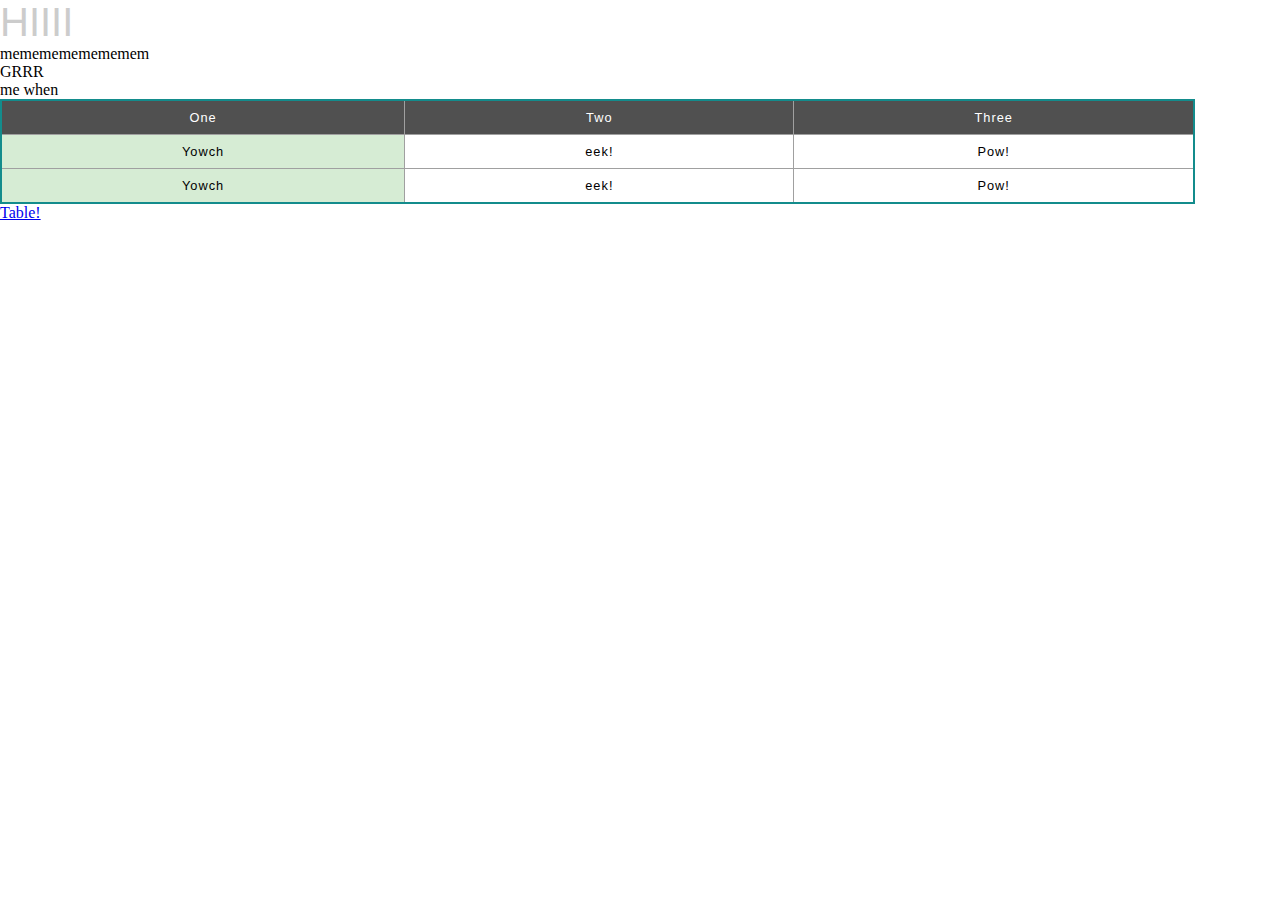
<file: index.html>
<!doctype html>
<html lang="de">
  <head>
    <meta charset="UTF-8" />
    <meta name="viewport" content="width=device-width, initial-scale=1" />
    <title>Titel</title>
    <link href="Stylesheets/styles.css" rel="stylesheet" />
  </head>
  <body>
    <h1>HIIII</h1>
    <p>mememememememem</p>
    <h2>GRRR</h2>
    <p>me when</p>
    <table>
      <tbody>
        <tr>
          <th scope="col">One</th>
          <th scope="col">Two</th>
          <th scope="col">Three</th>
        </tr>
        <tr>
          <th scope="row">Yowch</th>
          <td>eek!</td>
          <td>Pow!</td>
        </tr>
        <tr>
          <th scope="row">Yowch</th>
          <td>eek!</td>
          <td>Pow!</td>

        </tr>
      </tbody>
    </table>
    <a href="Tables!.html">Table!</a>
  </body>
</html>
</file>
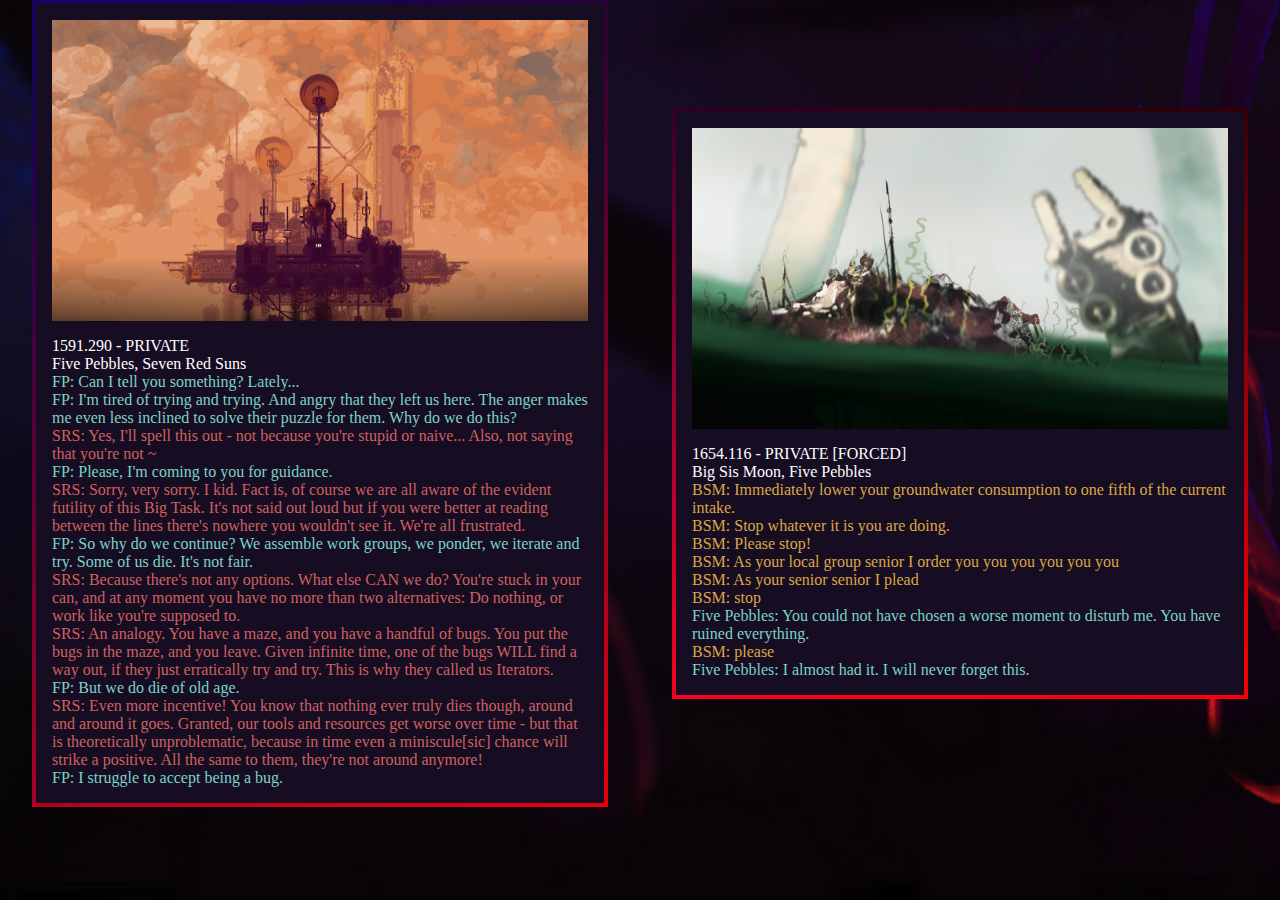
<file: 101225_imgtag/Index.html>
<!doctype html>
<html lang="de">
  <head>
    <meta charset="UTF-8" />
    <meta name="viewport" content="width=device-width, initial-scale=1" />
    <title>Titel</title>
    <link href="Stylesheets/styles.css" rel="stylesheet" />
  </head>
  <body>
    <div class="main">
      <div class="left">
        <div class="Bilder L">
          <img class="scale pad" src="Medien/Com.png" alt="" />
          <p>1591.290 - PRIVATE</p>
          <p>Five Pebbles, Seven Red Suns</p>
          <p class="FP">FP: Can I tell you something? Lately...</p>
          <p class="FP">
            FP: I'm tired of trying and trying. And angry that they left us here. The anger makes me even less inclined
            to solve their puzzle for them. Why do we do this?
          </p>
          <p class="SRS">
            SRS: Yes, I'll spell this out - not because you're stupid or naive... Also, not saying that you're not ~
          </p>
          <p class="FP">FP: Please, I'm coming to you for guidance.</p>
          <p class="SRS">
            SRS: Sorry, very sorry. I kid. Fact is, of course we are all aware of the evident futility of this Big Task.
            It's not said out loud but if you were better at reading between the lines there's nowhere you wouldn't see
            it. We're all frustrated.
          </p>
          <p class="FP">
            FP: So why do we continue? We assemble work groups, we ponder, we iterate and try. Some of us die. It's not
            fair.
          </p>
          <p class="SRS">
            SRS: Because there's not any options. What else CAN we do? You're stuck in your can, and at any moment you
            have no more than two alternatives: Do nothing, or work like you're supposed to.
          </p>
          <p class="SRS">
            SRS: An analogy. You have a maze, and you have a handful of bugs. You put the bugs in the maze, and you
            leave. Given infinite time, one of the bugs WILL find a way out, if they just erratically try and try. This
            is why they called us Iterators.
          </p>
          <p class="FP">FP: But we do die of old age.</p>
          <p class="SRS">
            SRS: Even more incentive! You know that nothing ever truly dies though, around and around it goes. Granted,
            our tools and resources get worse over time - but that is theoretically unproblematic, because in time even
            a miniscule[sic] chance will strike a positive. All the same to them, they're not around anymore!
          </p>
          <p class="FP">FP: I struggle to accept being a bug.</p>
        </div>
      </div>
      <div class="right">
        <div class="Bilder R">
          <img class="scale pad" src="Medien/Shine.png" alt="" />
          <p>1654.116 - PRIVATE [FORCED]</p>
          <p>Big Sis Moon, Five Pebbles</p>
          <p class="BSM">BSM: Immediately lower your groundwater consumption to one fifth of the current intake.</p>
          <p class="BSM">BSM: Stop whatever it is you are doing.</p>
          <p class="BSM">BSM: Please stop!</p>
          <p class="BSM">BSM: As your local group senior I order you you you you you you</p>
          <p class="BSM">BSM: As your senior senior I plead</p>
          <p class="BSM">BSM: stop</p>
          <p class="FP">Five Pebbles: You could not have chosen a worse moment to disturb me. You have ruined everything.</p>
          <p class="BSM">BSM: please</p>
          <p class="FP">Five Pebbles: I almost had it. I will never forget this.</p>
        </div>
      </div>
    </div>
  </body>
</html>
</file>
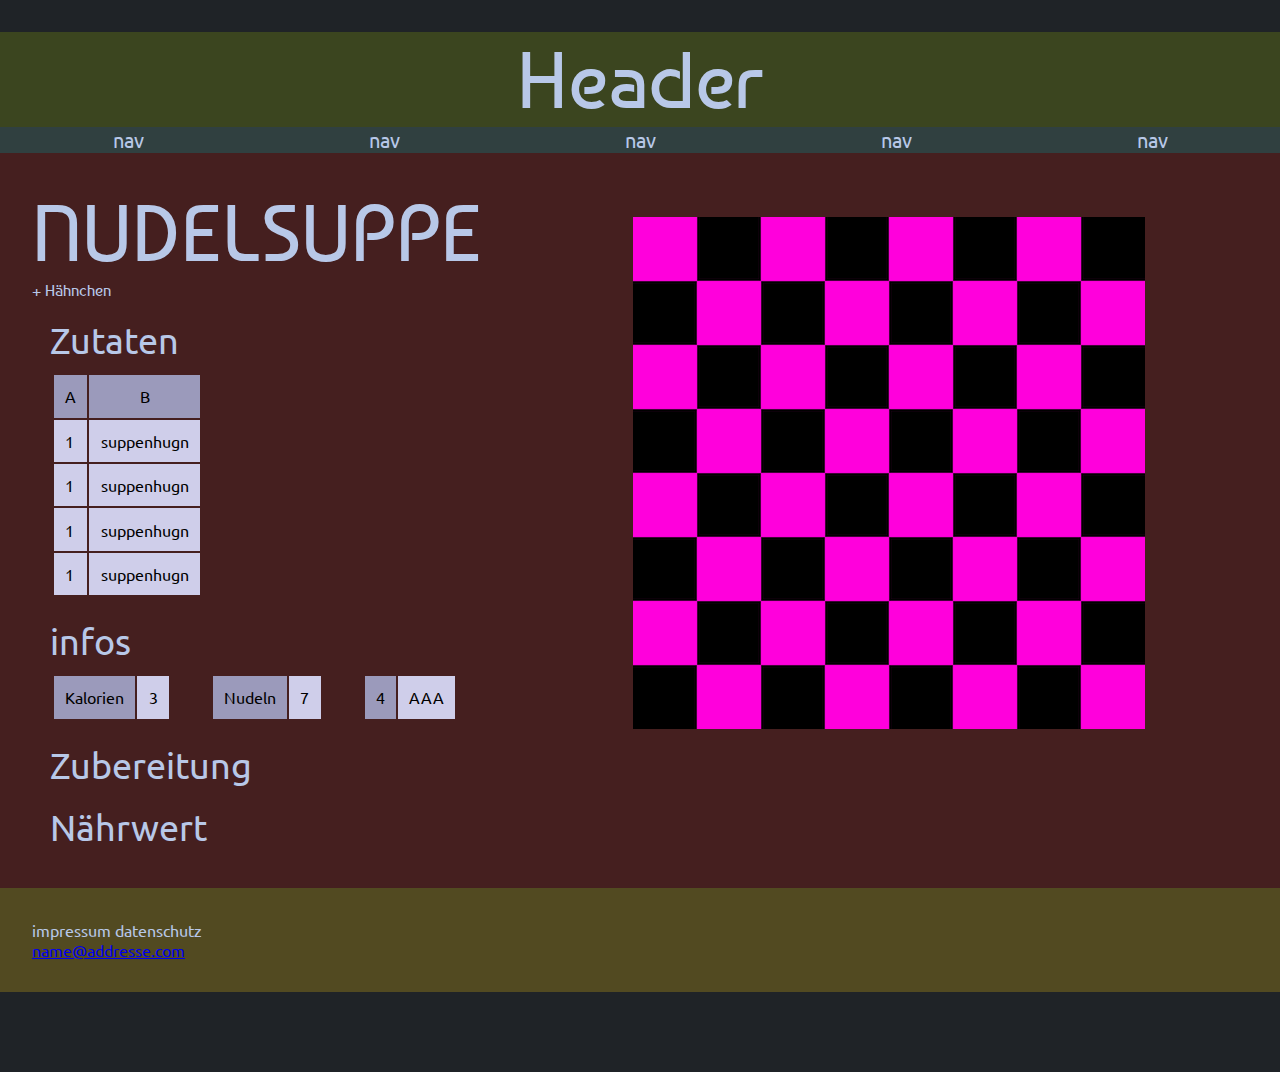
<file: 140126_Rezept/Index.html>
<!doctype html>
<html lang="de">
	<head>
		<meta charset="UTF-8" />
		<meta name="viewport" content="width=device-width, initial-scale=1" />
		<title>Titel</title>
		<link href="Stylesheets/styles.css" rel="stylesheet" />
		<link rel="preconnect" href="https://fonts.googleapis.com" />
		<link rel="preconnect" href="https://fonts.gstatic.com" crossorigin />
		<link
			href="https://fonts.googleapis.com/css2?family=Atkinson+Hyperlegible+Mono:ital,wght@0,200..800;1,200..800&family=Baumans&family=Ubuntu:ital,wght@0,300;0,400;0,500;0,700;1,300;1,400;1,500;1,700&display=swap"
			rel="stylesheet" />
	</head>
	<body>
		<div class="wrapper">
			<header>
				<h1 class="flex jcc">Header</h1>
				<nav>
					<ul class="nav">
						<li class="navitm flex jcc">nav</li>
						<li class="navitm flex jcc">nav</li>
						<li class="navitm flex jcc">nav</li>
						<li class="navitm flex jcc">nav</li>
						<li class="navitm flex jcc">nav</li>
					</ul>
				</nav>
			</header>
			<article>
				<div class="left">
					<h1>NUDELSUPPE</h1>
					<h3 class="Baumans">+ Hähnchen</h3>
					<h2>Zutaten</h2>
					<table>
						<tr>
							<th>A</th>
							<th>B</th>
						</tr>
						<tr>
							<td>1</td>
							<td>suppenhugn</td>
						</tr>
						<tr>
							<td>1</td>
							<td>suppenhugn</td>
						</tr>
						<tr>
							<td>1</td>
							<td>suppenhugn</td>
						</tr>
						<tr>
							<td>1</td>
							<td>suppenhugn</td>
						</tr>
					</table>
					<h2>infos</h2>
					<div class="infotable">
						<table>
							<tr>
								<th>Kalorien</th>
								<td>3</td>
							</tr>
						</table>
						<table>
							<tr>
								<th>Nudeln</th>
								<td>7</td>
							</tr>
						</table>
						<table>
							<tr>
								<th>4</th>
								<td>AAA</td>
							</tr>
						</table>
					</div>
					<h2>Zubereitung</h2>
					<h2>Nährwert</h2>
				</div>
				<div class="right">
					<div class="image">
						<img src="Medien/placeholder.png" alt="Nudelsuppe" class=""/>
					</div>
				</div>
			</article>
			<footer>
				<p>impressum datenschutz</p>
				<p><a href="mailto:name@addresse.com">name@addresse.com</a></p>
			</footer>
		</div>
	</body>
</html>
</file>
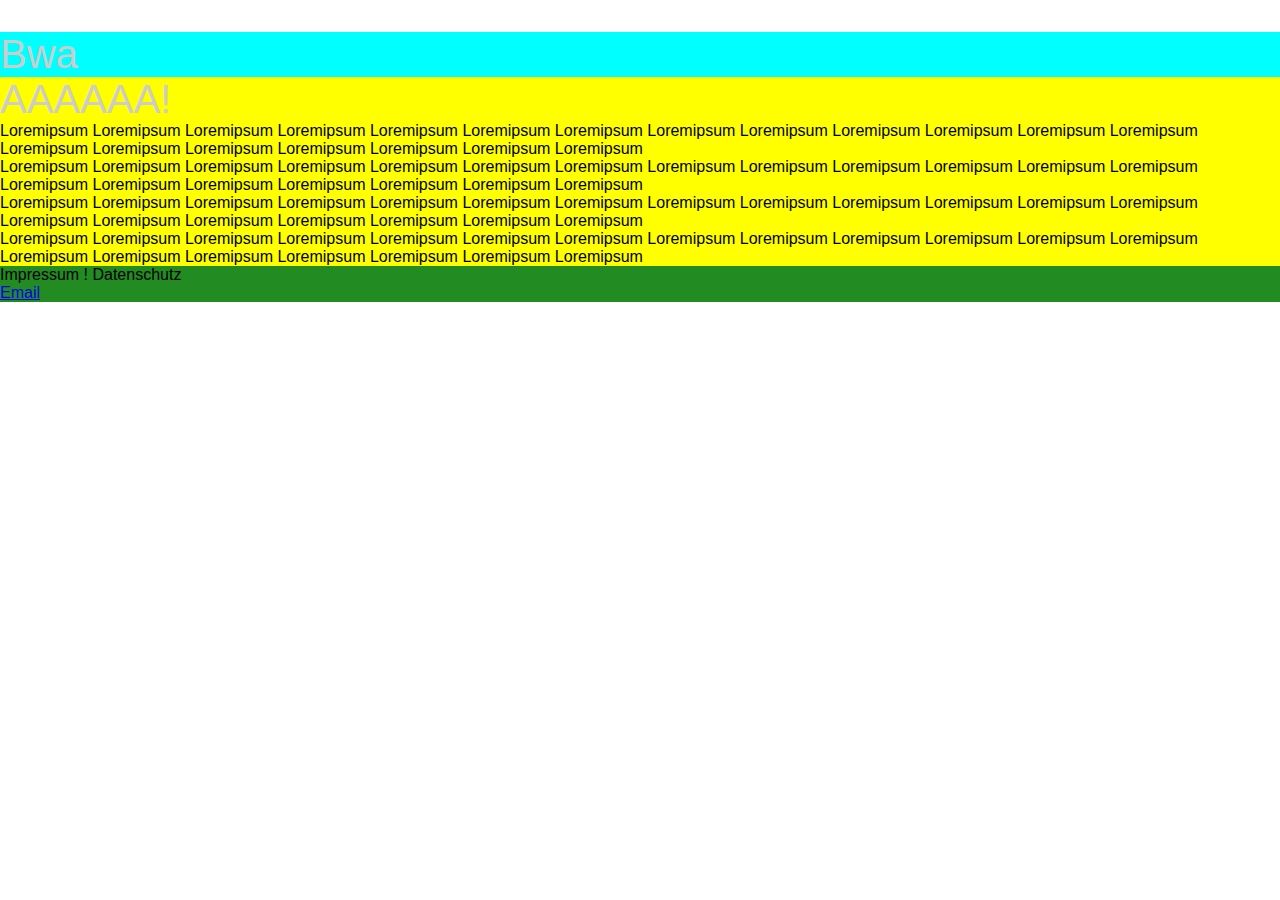
<file: 171225_HTMLGrundelemente/Index.html>
<!doctype html>
<html lang="de">
  <head>
    <meta charset="UTF-8" />
    <meta name="viewport" content="width=device-width, initial-scale=1" />
    <title>Titel</title>
    <link href="Stylesheets/styles.css" rel="stylesheet" />
  </head>
  <body>
    <div class="wrapper">
      <header>
        <h1>Bwa</h1>
      </header>
      <article>
        <h1>AAAAAA!</h1>
        <p>
          Loremipsum Loremipsum Loremipsum Loremipsum Loremipsum Loremipsum Loremipsum Loremipsum Loremipsum Loremipsum
          Loremipsum Loremipsum Loremipsum Loremipsum Loremipsum Loremipsum Loremipsum Loremipsum Loremipsum Loremipsum
          <br />
          Loremipsum Loremipsum Loremipsum Loremipsum Loremipsum Loremipsum Loremipsum Loremipsum Loremipsum Loremipsum
          Loremipsum Loremipsum Loremipsum Loremipsum Loremipsum Loremipsum Loremipsum Loremipsum Loremipsum Loremipsum
          <br />
          Loremipsum Loremipsum Loremipsum Loremipsum Loremipsum Loremipsum Loremipsum Loremipsum Loremipsum Loremipsum
          Loremipsum Loremipsum Loremipsum Loremipsum Loremipsum Loremipsum Loremipsum Loremipsum Loremipsum Loremipsum
          <br />
          Loremipsum Loremipsum Loremipsum Loremipsum Loremipsum Loremipsum Loremipsum Loremipsum Loremipsum Loremipsum
          Loremipsum Loremipsum Loremipsum Loremipsum Loremipsum Loremipsum Loremipsum Loremipsum Loremipsum Loremipsum
        </p>
      </article>
      <footer>
        <p>Impressum ! Datenschutz</p>
        <p><a href="mailto:name@name.de">Email</a></p>
      </footer>
    </div>
  </body>
</html>
</file>
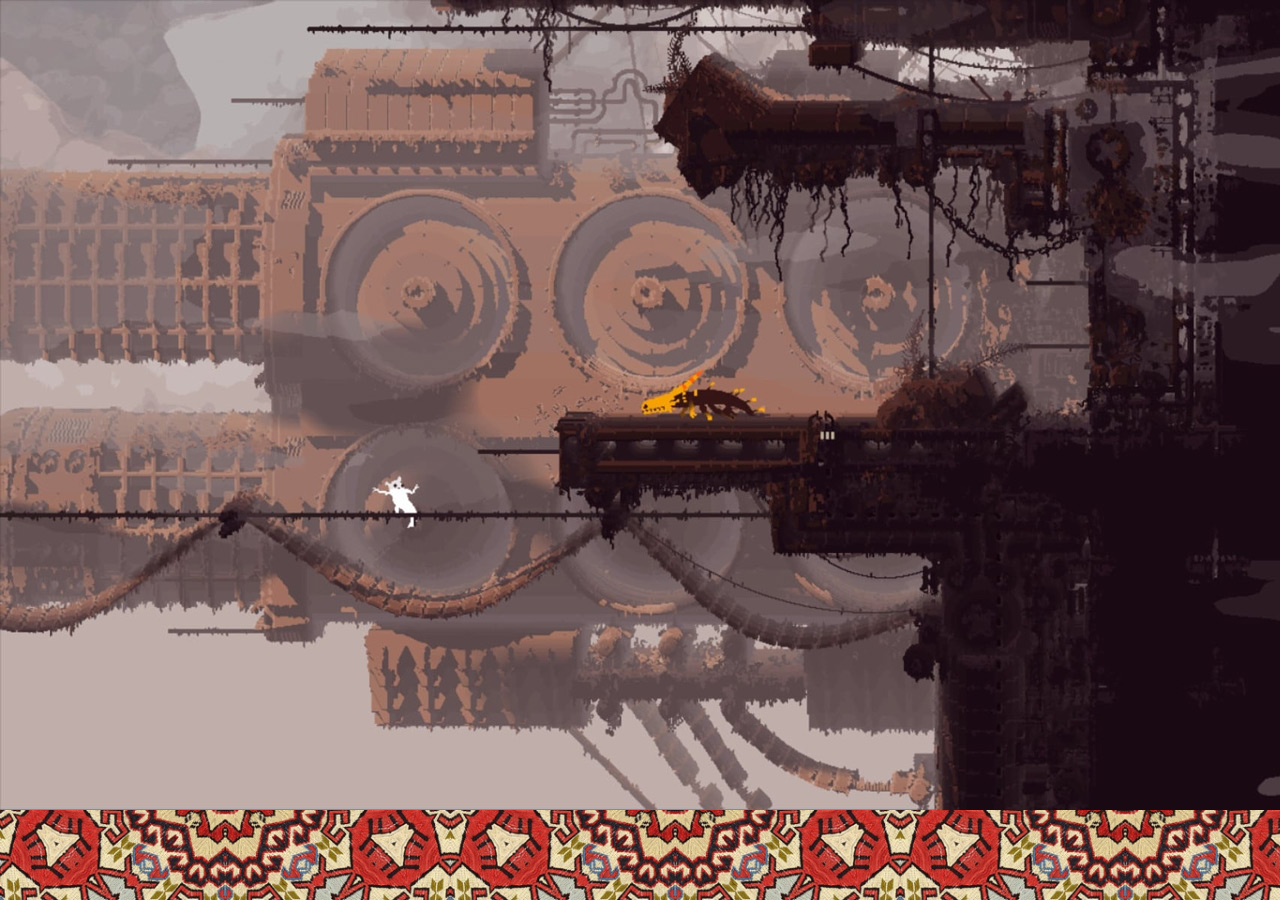
<file: Bilder!/Index.html>
<!doctype html>
<html lang="de">
  <head>
    <meta charset="UTF-8" />
    <meta name="viewport" content="width=device-width, initial-scale=1" />
    <title>Titel</title>
    <link href="Stylesheets/styles.css" rel="stylesheet" />
  </head>
  <body>
    <img src="Medien/blehhh.jpg" alt="">
  </body>
</html>
</file>
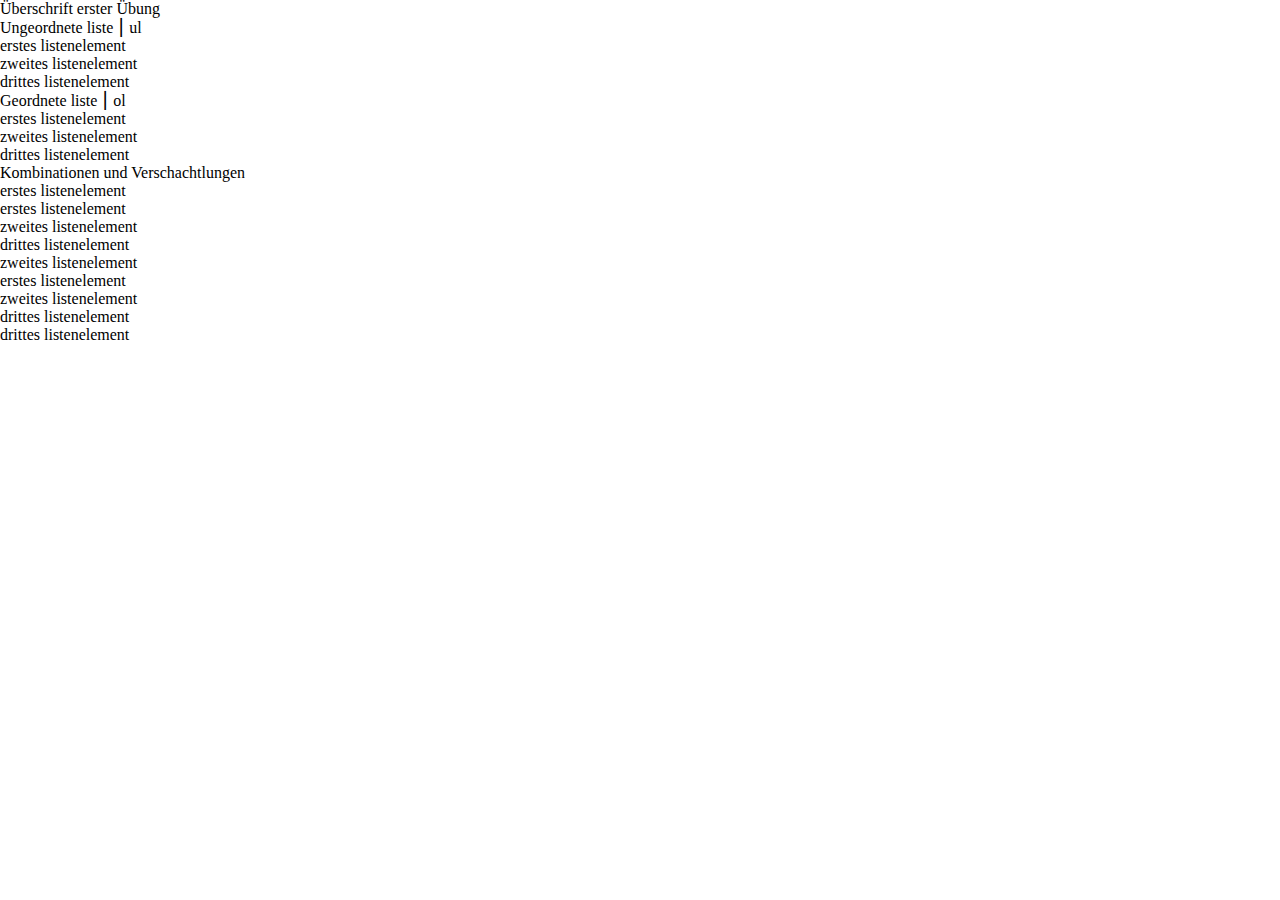
<file: Listen/Index.html>
<!doctype html>
<html lang="de">
  <head>
    <meta charset="UTF-8" />
    <meta name="viewport" content="width=device-width, initial-scale=1" />
    <title>Titel</title>
    <link href="Stylesheets/styles.css" rel="stylesheet" />
  </head>
  <body>
    <h1>Überschrift erster Übung</h1>
    <h2>Ungeordnete liste ⎮ ul</h2>
    <ul>
      <li>erstes listenelement</li>
      <li>zweites listenelement</li>
      <li>drittes listenelement</li>
    </ul>
    <h2>Geordnete liste ⎮ ol</h2>
    <ol>
      <li>erstes listenelement</li>
      <li>zweites listenelement</li>
      <li>drittes listenelement</li>
    </ol>
    <h2>Kombinationen und Verschachtlungen</h2>
    <ol>
      <li>
        erstes listenelement
        <ul>
          <li>erstes listenelement</li>
          <li>zweites listenelement</li>
          <li>drittes listenelement</li>
        </ul>
      </li>
      <li>
        zweites listenelement
        <ol>
          <li>erstes listenelement</li>
          <li>zweites listenelement</li>
          <li>drittes listenelement</li>
        </ol>
      </li>
      <li>drittes listenelement</li>
    </ol>
  </body>
</html>
</file>
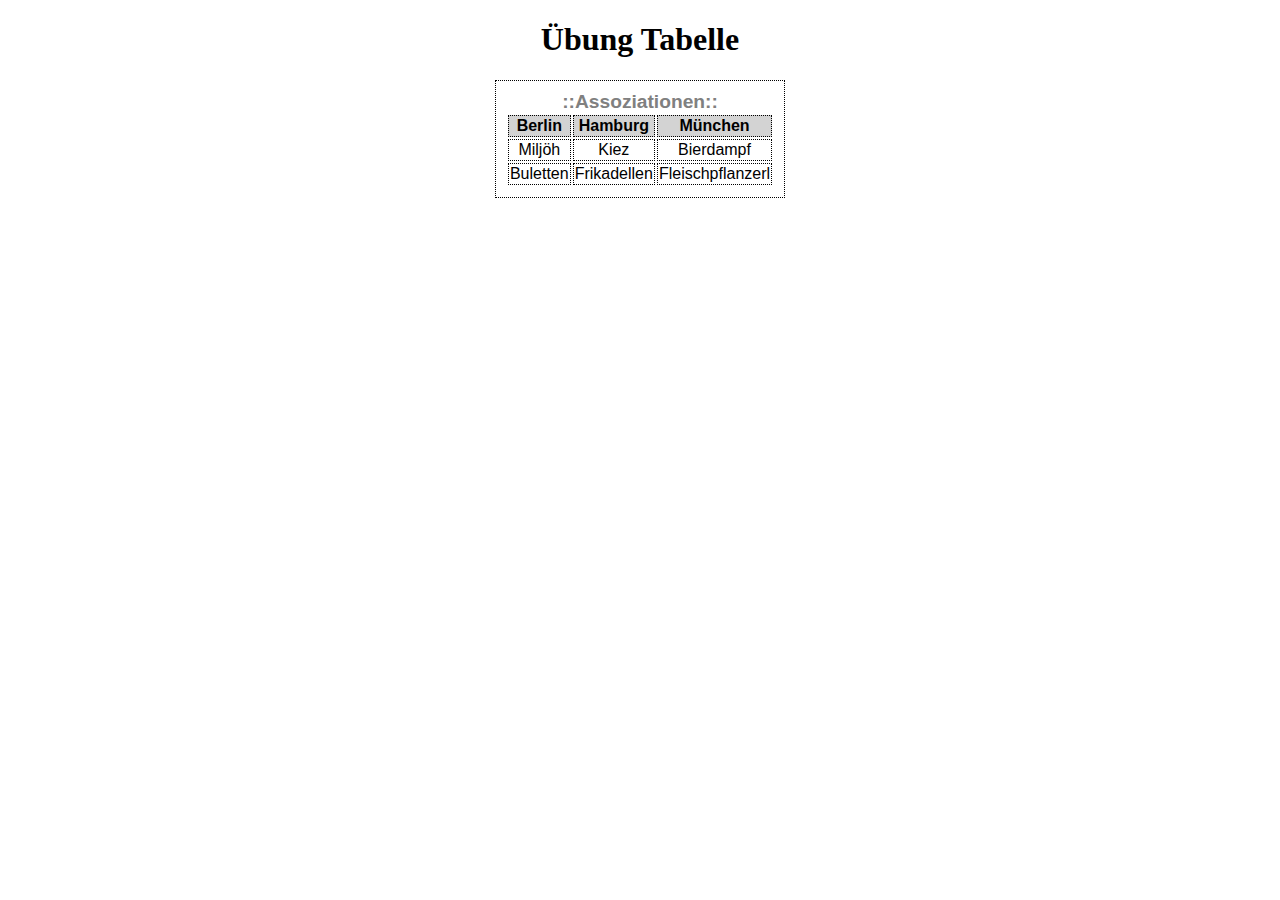
<file: Tables!.html>
<!doctype html>
<html lang="de">
  <head>
    <meta charset="UTF-8" />
    <meta name="viewport" content="width=device-width, initial-scale=1" />
    <title>Titel</title>
    <link href="Stylesheets/table.css" rel="stylesheet" />
  </head>
  <body>
    <h1>Übung Tabelle</h1>
    <div class="center">
      <div class="tableContainer">
      <table>
        <caption>::Assoziationen::</caption>
        <thead>
        <tr>
          <th>Berlin</th>
          <th>Hamburg</th>
          <th>München</th>
        </tr>
        <tr>
          <td>Miljöh</td>
          <td>Kiez</td>
          <td>Bierdampf</td>
        </tr>
        <tr>
          <td>Buletten</td>
          <td>Frikadellen</td>
          <td>Fleischpflanzerl</td>
        </tr>
        </thead>
      </table>
      </div>
    </div>
  </body>
</html>
</file>
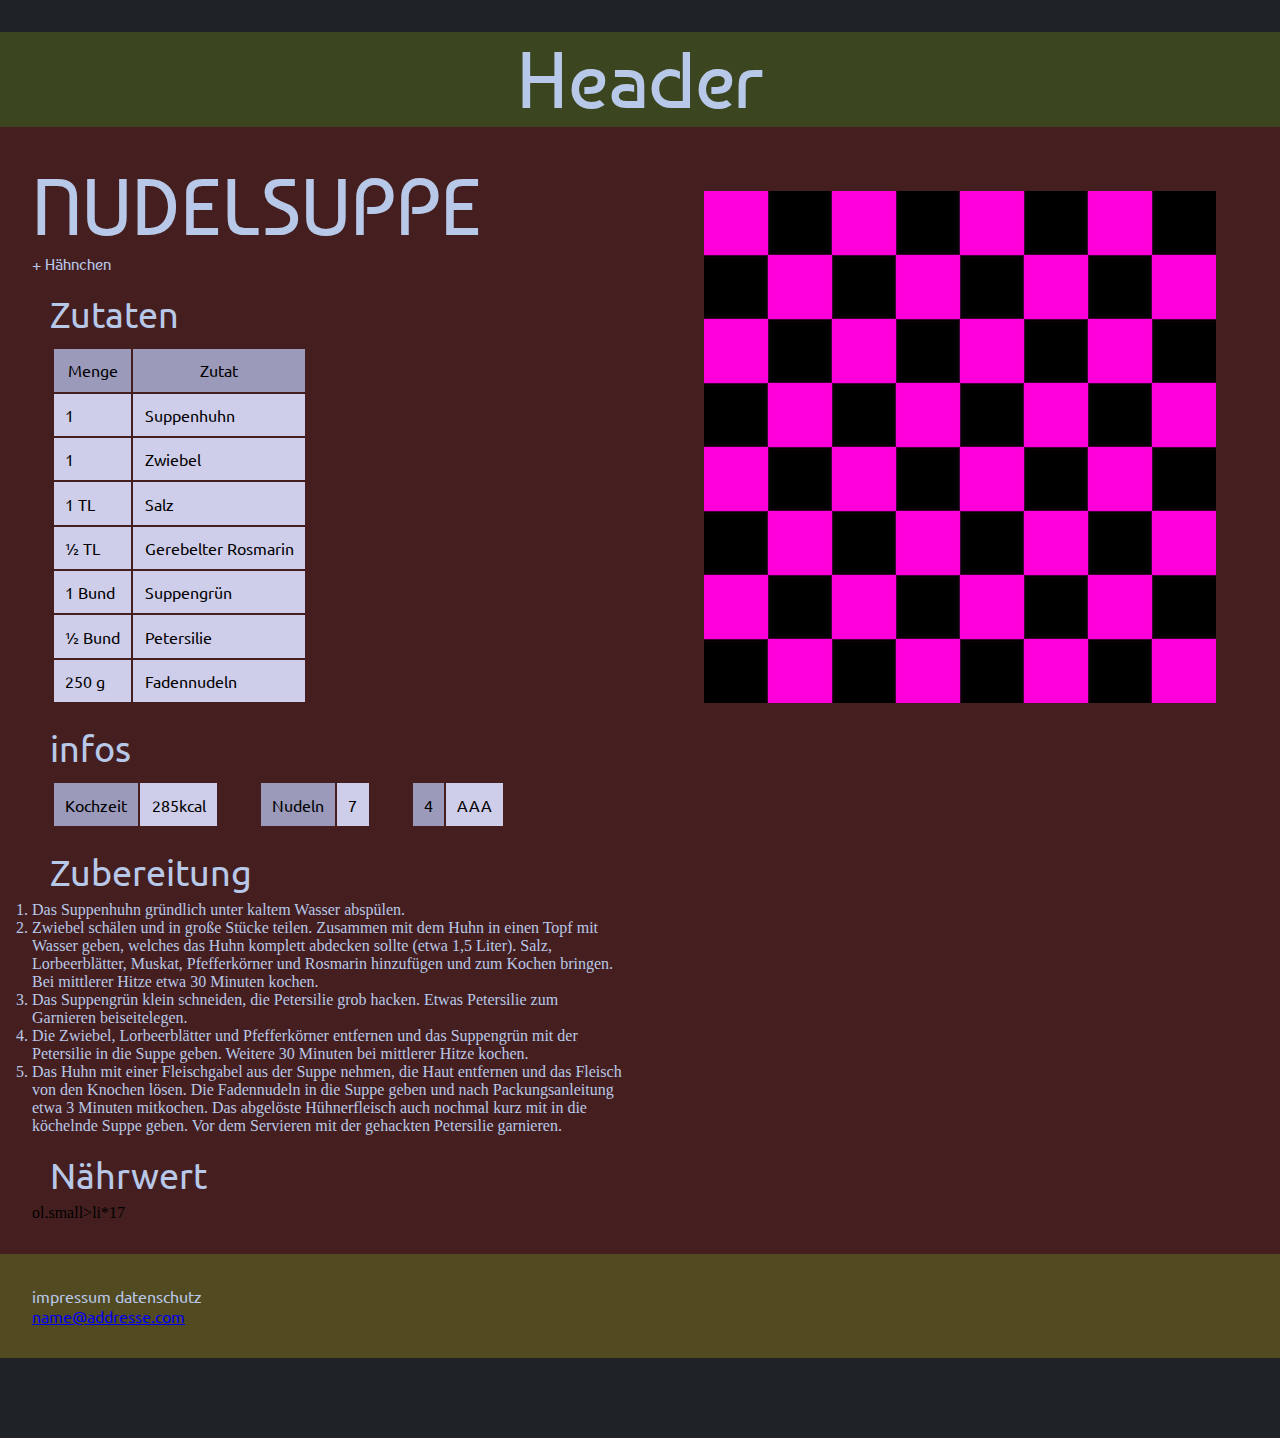
<file: 140126_Rezept/IndexB.html>
<!doctype html>
<html lang="de">
	<head>
		<meta charset="UTF-8" />
		<meta name="viewport" content="width=device-width, initial-scale=1" />
		<title>Titel</title>
		<link href="Stylesheets/styles.css" rel="stylesheet" />
		<link rel="preconnect" href="https://fonts.googleapis.com" />
		<link rel="preconnect" href="https://fonts.gstatic.com" crossorigin />
		<link
			href="https://fonts.googleapis.com/css2?family=Atkinson+Hyperlegible+Mono:ital,wght@0,200..800;1,200..800&family=Baumans&family=Ubuntu:ital,wght@0,300;0,400;0,500;0,700;1,300;1,400;1,500;1,700&display=swap"
			rel="stylesheet" />
	</head>
	<body>
		<div class="wrapper">
			<header>
				<h1 class="flex jcc">Header</h1>
				</header>
			<article>
				<div class="left">
					<h1>NUDELSUPPE</h1>
					<h3 class="Baumans">+ Hähnchen</h3>
					<h2>Zutaten</h2>
					<table>
						<tr>
							<th>Menge</th>
							<th>Zutat</th>
						</tr>
						<tr>
							<td>1</td>
							<td>Suppenhuhn</td>
						</tr>
						<tr>
							<td>1</td>
							<td>Zwiebel</td>
						</tr>
						<tr>
							<td>1 TL</td>
							<td>Salz</td>
						</tr>
						<tr>
							<td>½ TL</td>
							<td>Gerebelter Rosmarin</td>
						</tr>
						<tr>
							<td>1 Bund</td>
							<td>Suppengrün</td>
						</tr>
						<tr>
							<td>½ Bund</td>
							<td>Petersilie</td>
						</tr>
						<tr>
							<td>250 g</td>
							<td>Fadennudeln</td>
						</tr>
					</table>
					<h2>infos</h2>
					<div class="infotable">
						<table>
							<tr>
								<th>Kochzeit</th>
								<td>285kcal</td>
							</tr>
						</table>
						<table>
							<tr>
								<th>Nudeln</th>
								<td>7</td>
							</tr>
						</table>
						<table>
							<tr>
								<th>4</th>
								<td>AAA</td>
							</tr>
						</table>
					</div>
					<h2>Zubereitung</h2>
					<ol>
					<li class="step">Das Suppenhuhn gründlich unter kaltem Wasser abspülen.</li>
					<li class="step">
						Zwiebel schälen und in große Stücke teilen. Zusammen mit dem Huhn in einen Topf mit Wasser geben, welches
						das Huhn komplett abdecken sollte (etwa 1,5 Liter). Salz, Lorbeerblätter, Muskat, Pfefferkörner und Rosmarin
						hinzufügen und zum Kochen bringen. Bei mittlerer Hitze etwa 30 Minuten kochen.
					</li>
					<li class="step">
						Das Suppengrün klein schneiden, die Petersilie grob hacken. Etwas Petersilie zum Garnieren beiseitelegen.
					</li>
					<li class="step">
						Die Zwiebel, Lorbeerblätter und Pfefferkörner entfernen und das Suppengrün mit der Petersilie in die Suppe
						geben. Weitere 30 Minuten bei mittlerer Hitze kochen.
					</li>
					<li class="step">
						Das Huhn mit einer Fleischgabel aus der Suppe nehmen, die Haut entfernen und das Fleisch von den Knochen
						lösen. Die Fadennudeln in die Suppe geben und nach Packungsanleitung etwa 3 Minuten mitkochen. Das abgelöste
						Hühnerfleisch auch nochmal kurz mit in die köchelnde Suppe geben. Vor dem Servieren mit der gehackten
						Petersilie garnieren.
					</li>
					</ol>
					<h2>Nährwert</h2>
					ol.small>li*17
				</div>
				<div class="right">
					<div class="image">
						<img src="Medien/placeholder.png" alt="Nudelsuppe" class="" />
					</div>
				</div>
			</article>
			<footer>
				<p>impressum datenschutz</p>
				<p><a href="mailto:name@addresse.com">name@addresse.com</a></p>
			</footer>
		</div>
	</body>
</html>
</file>
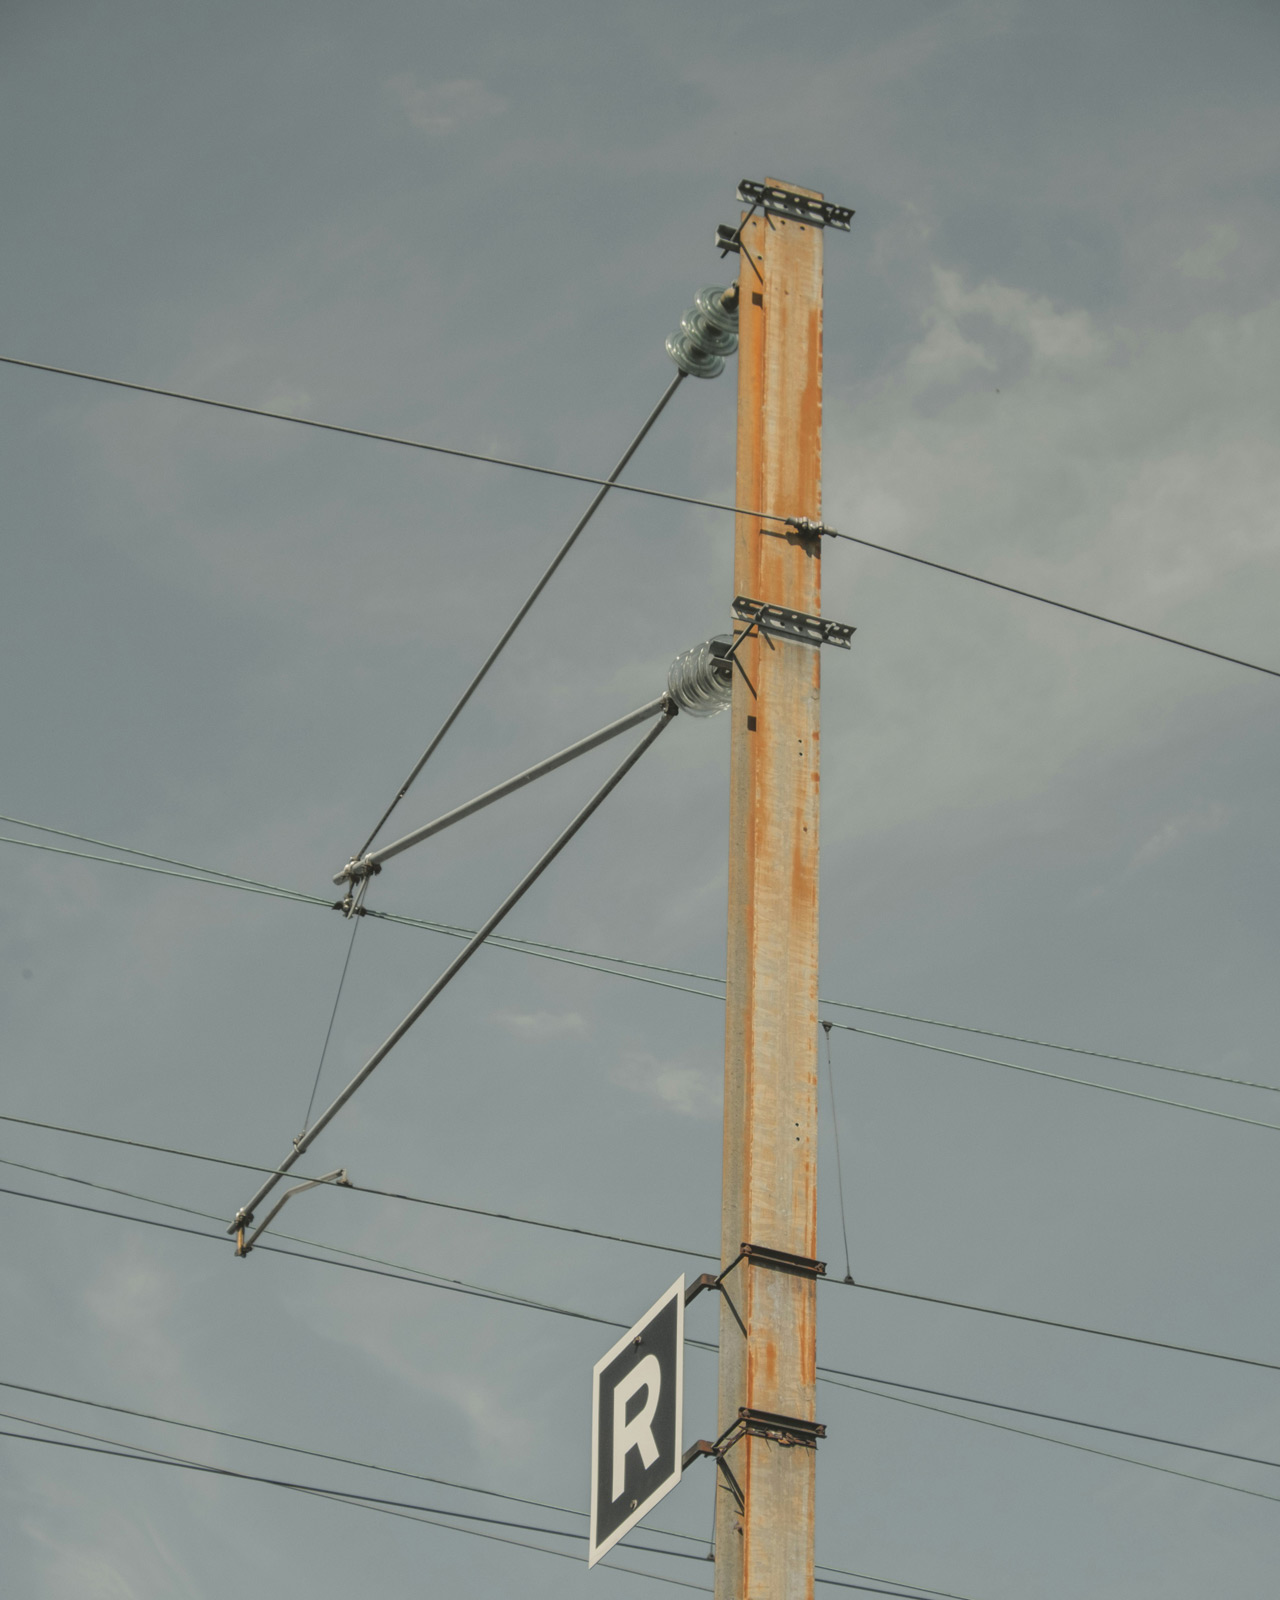
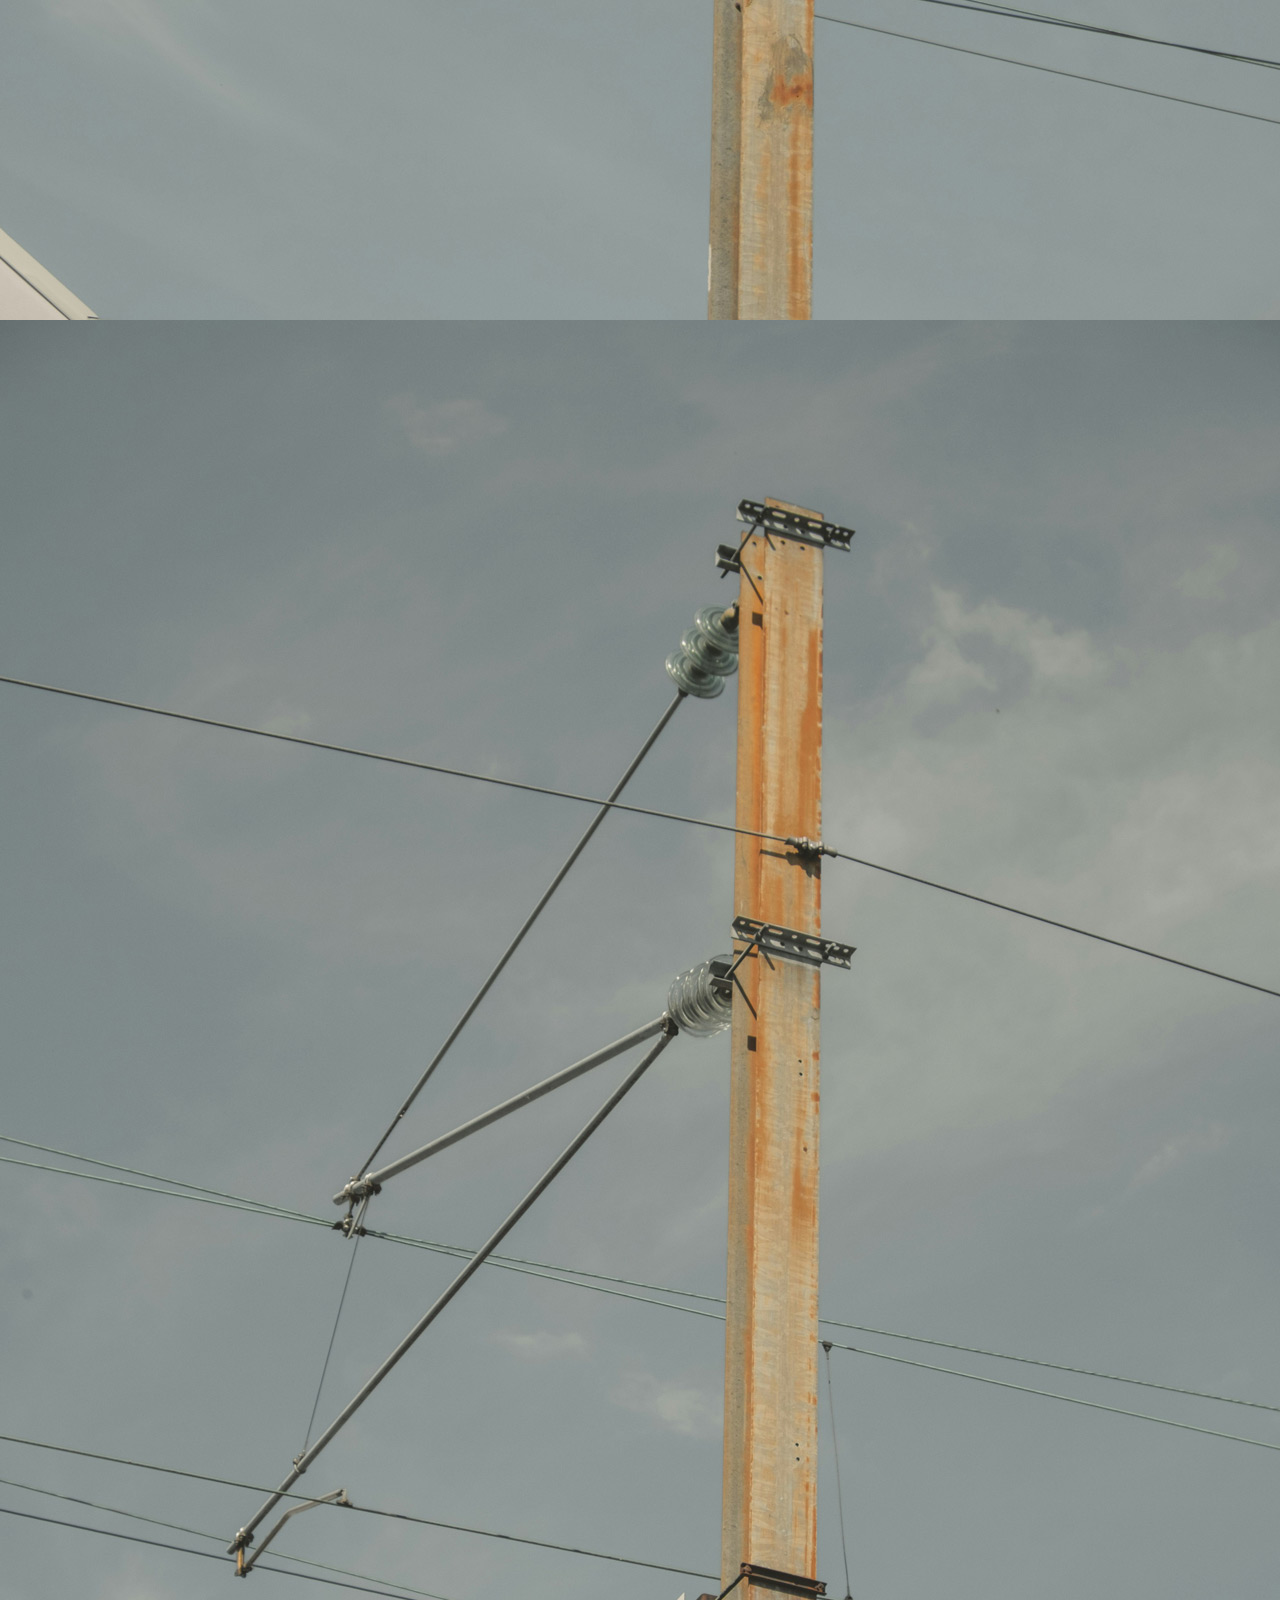
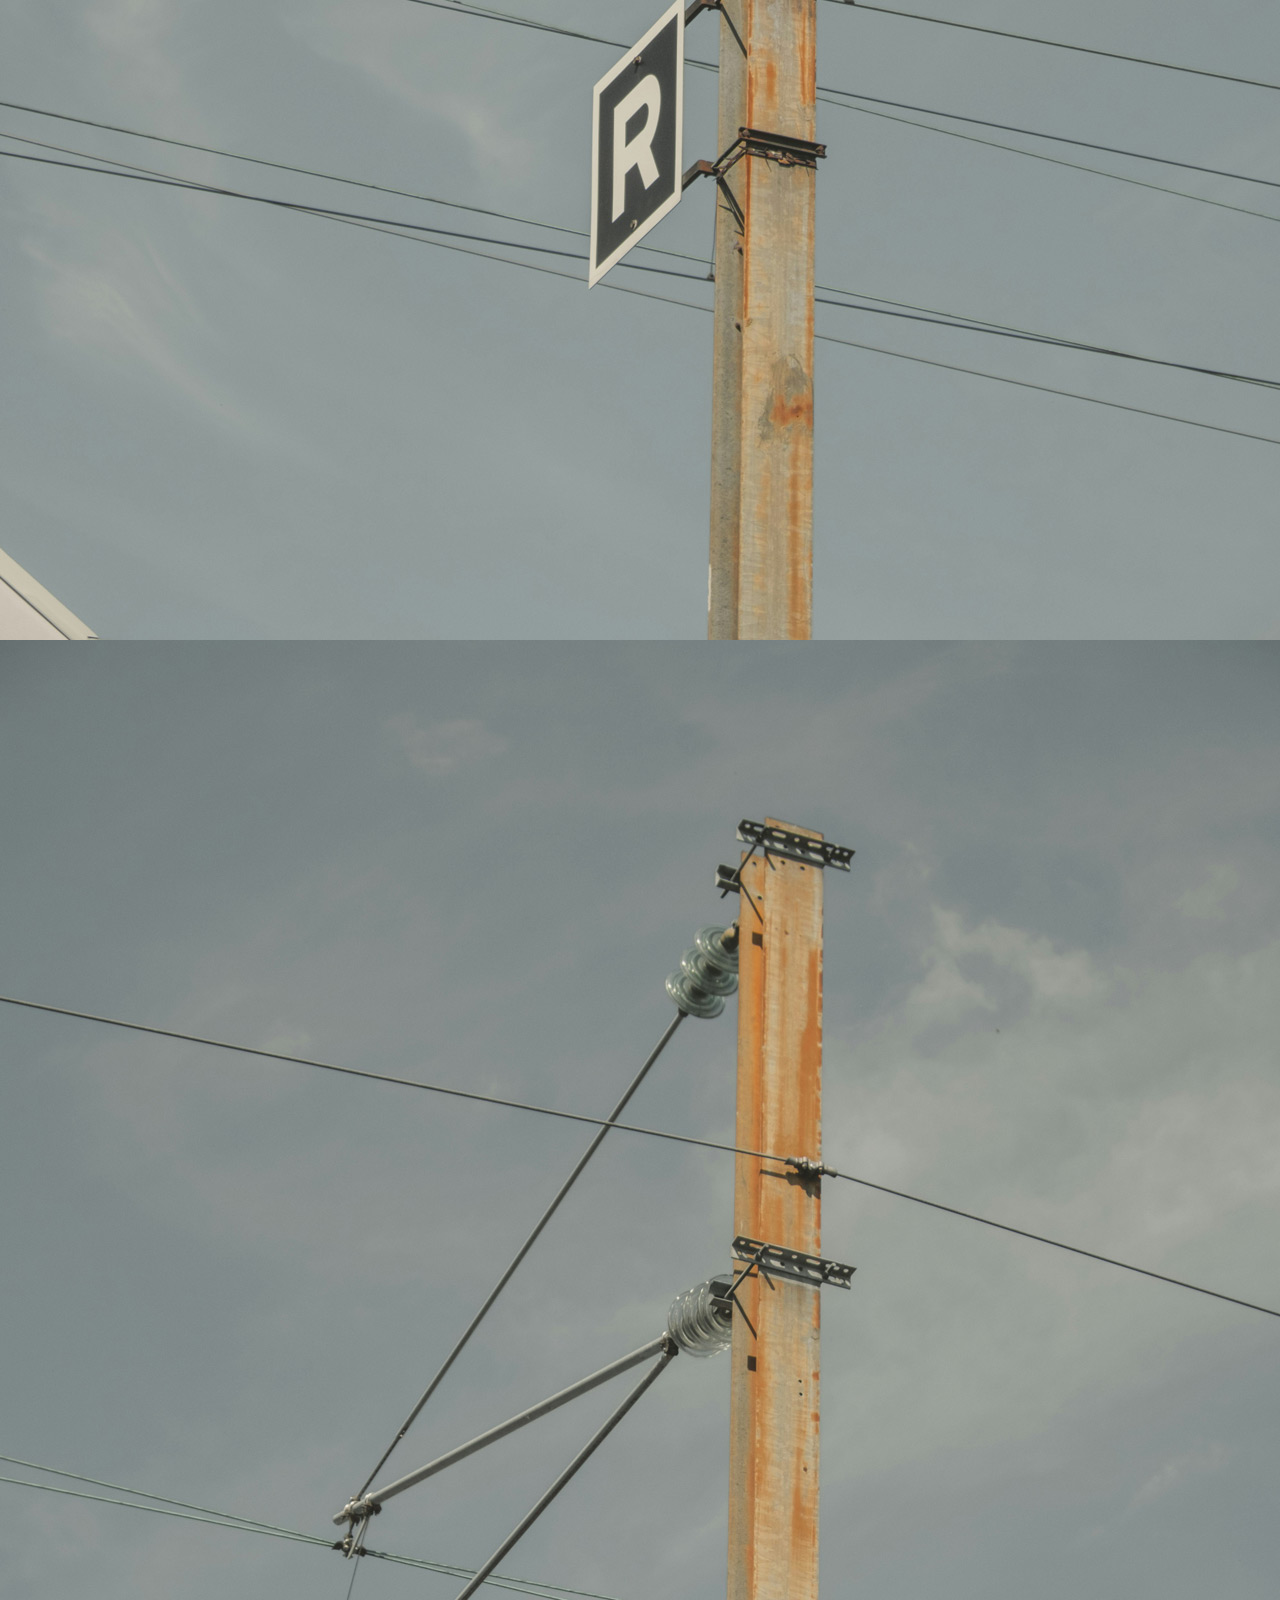
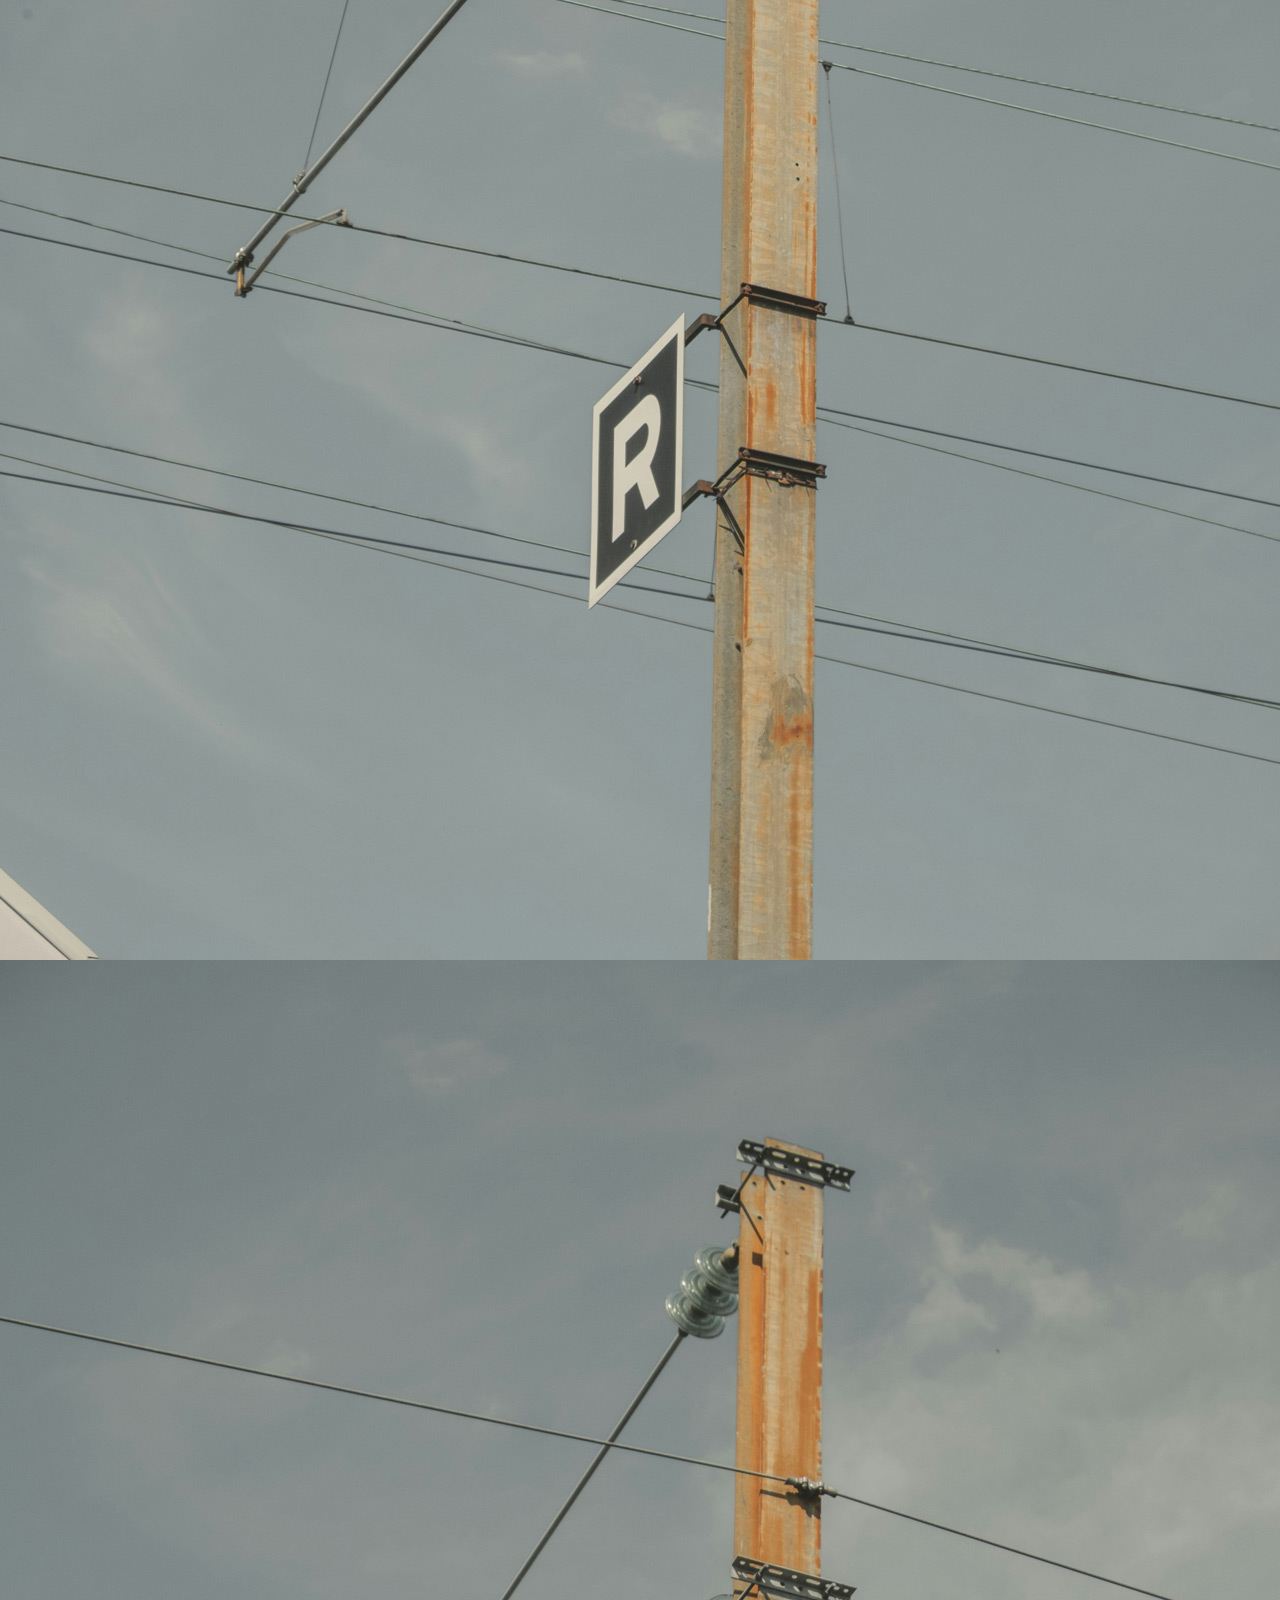
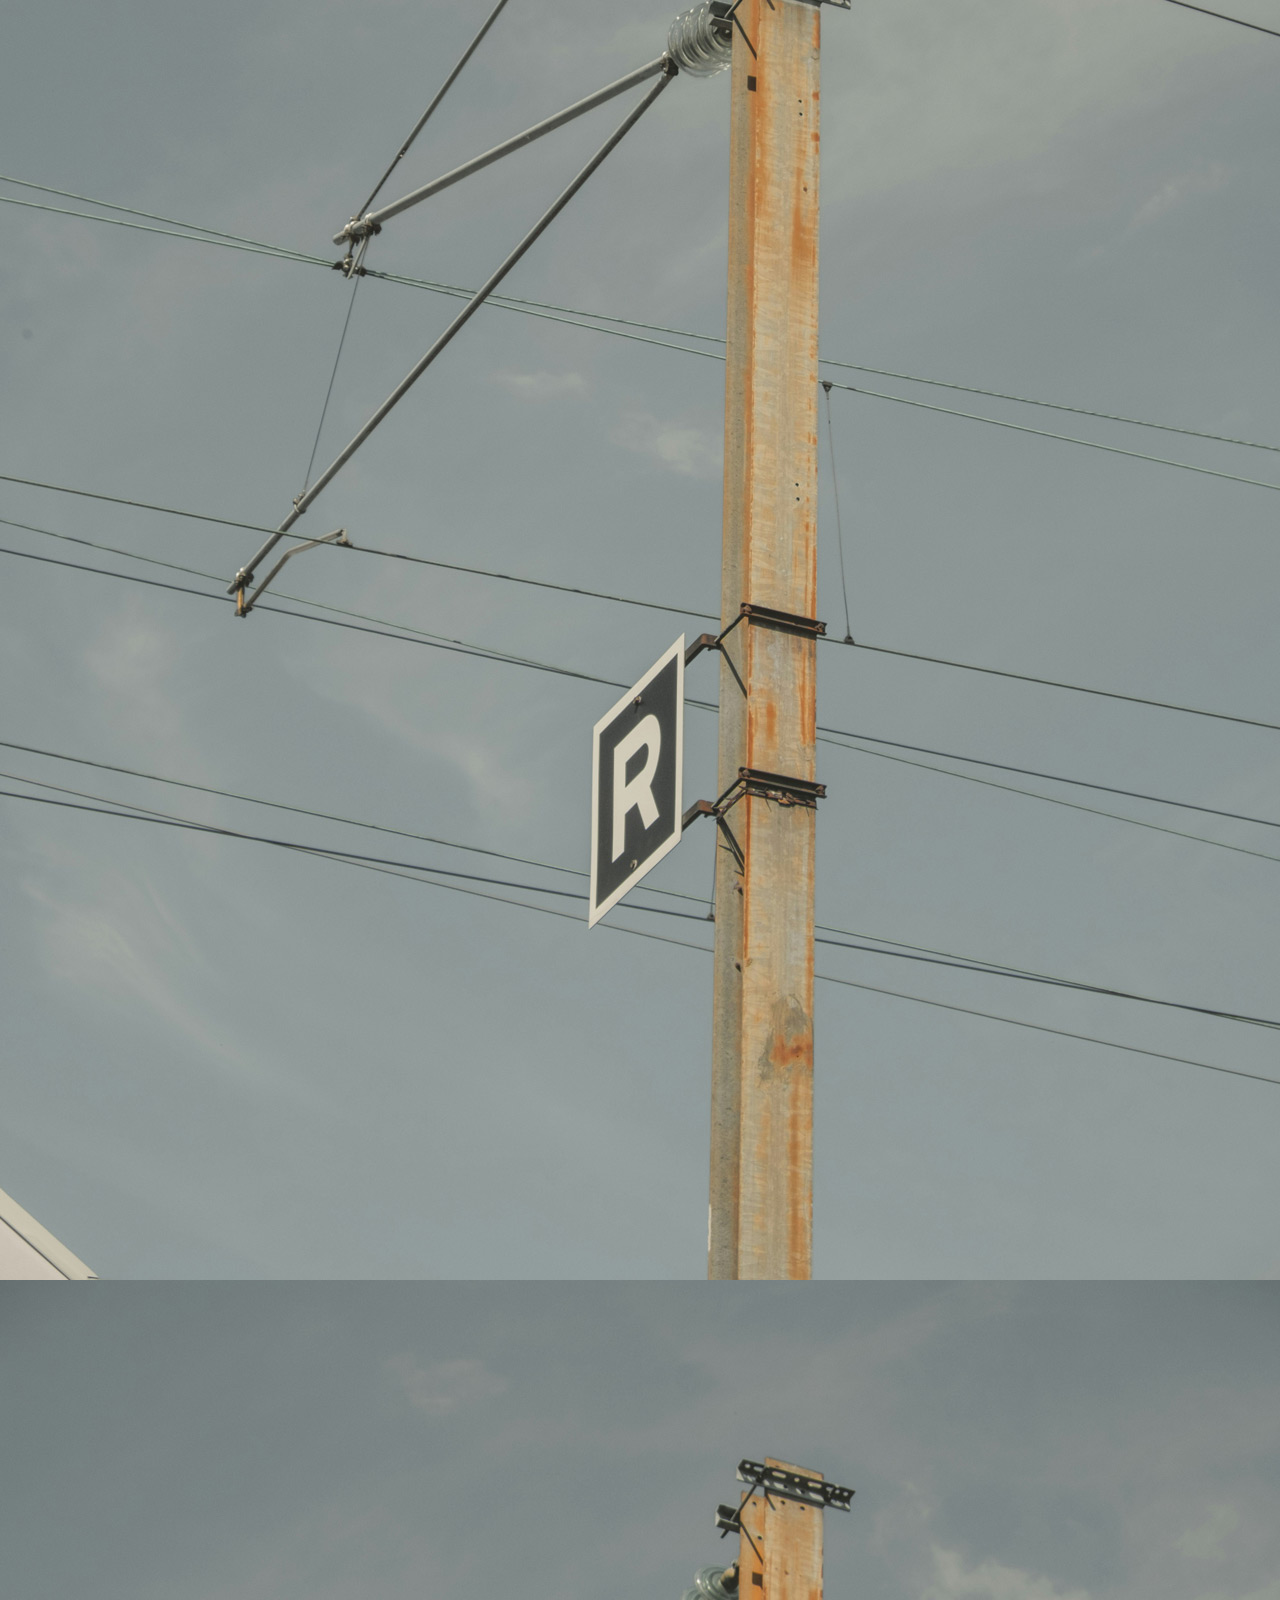
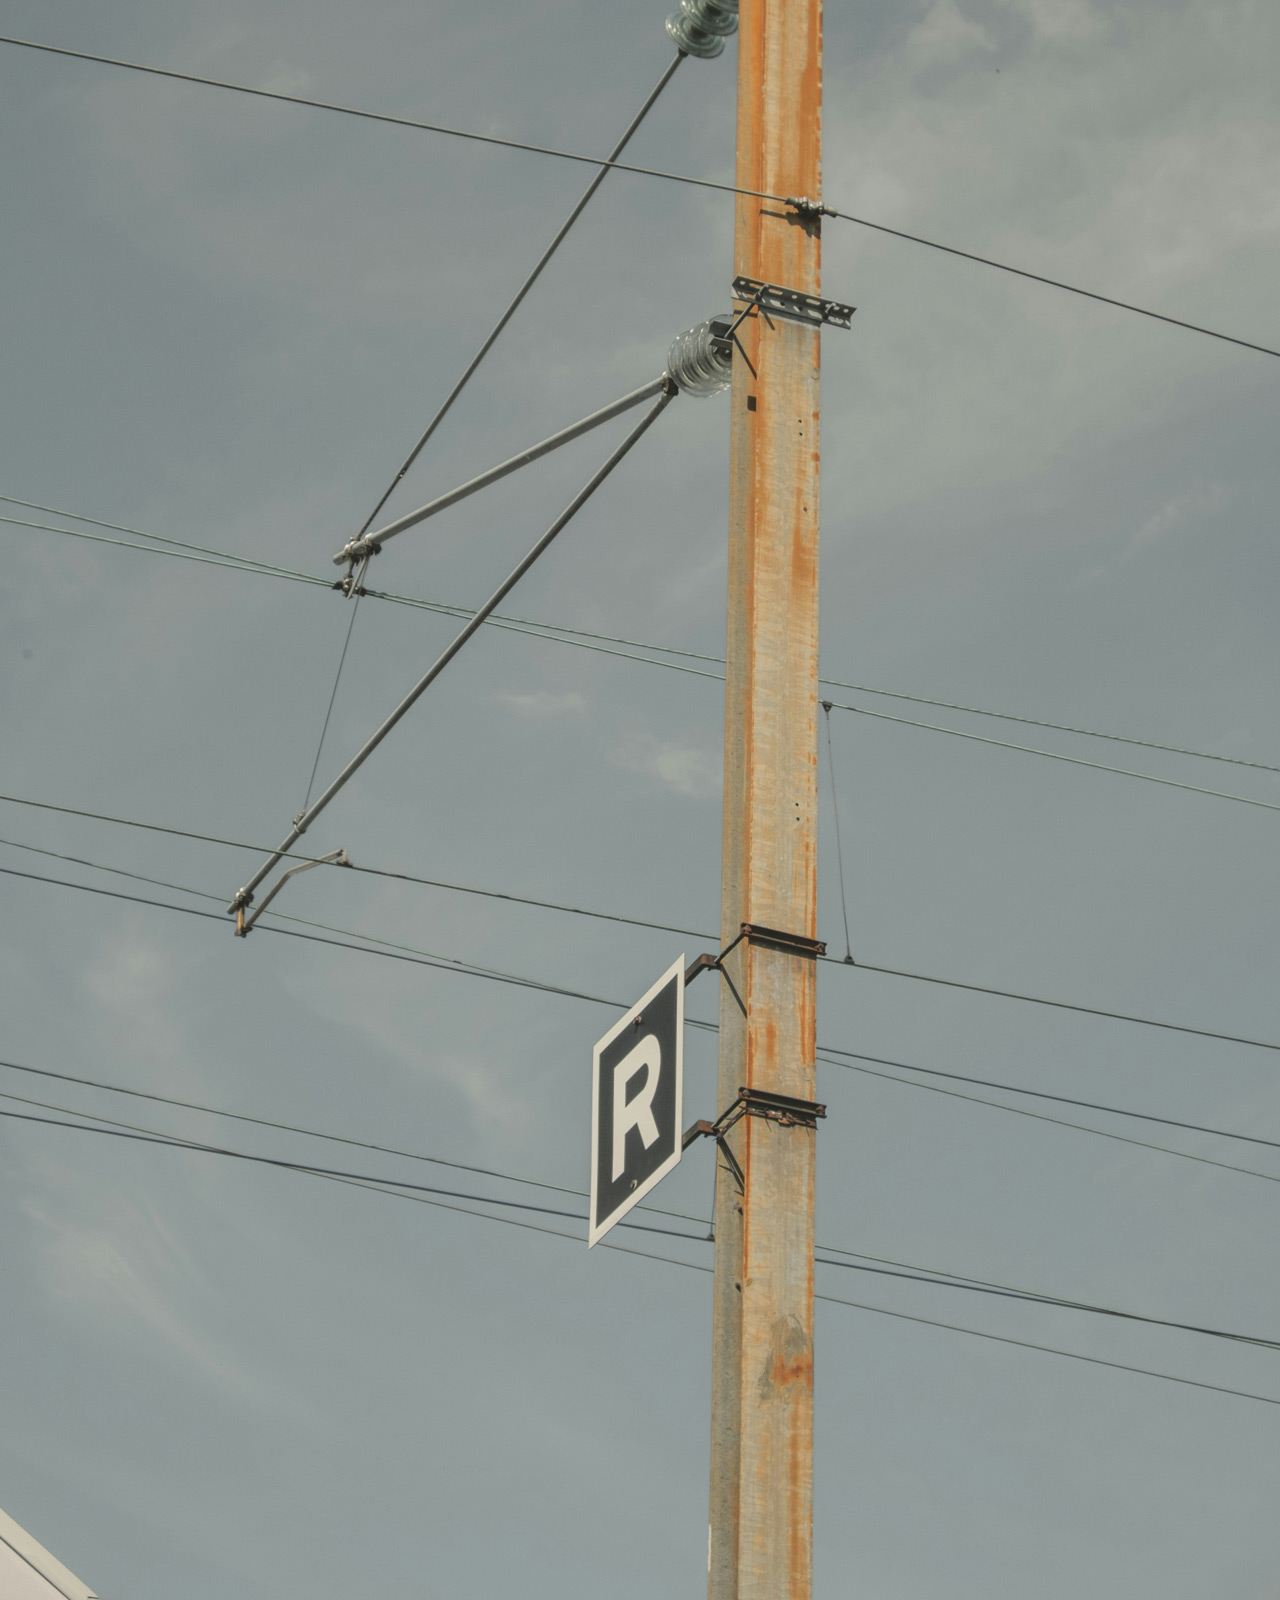
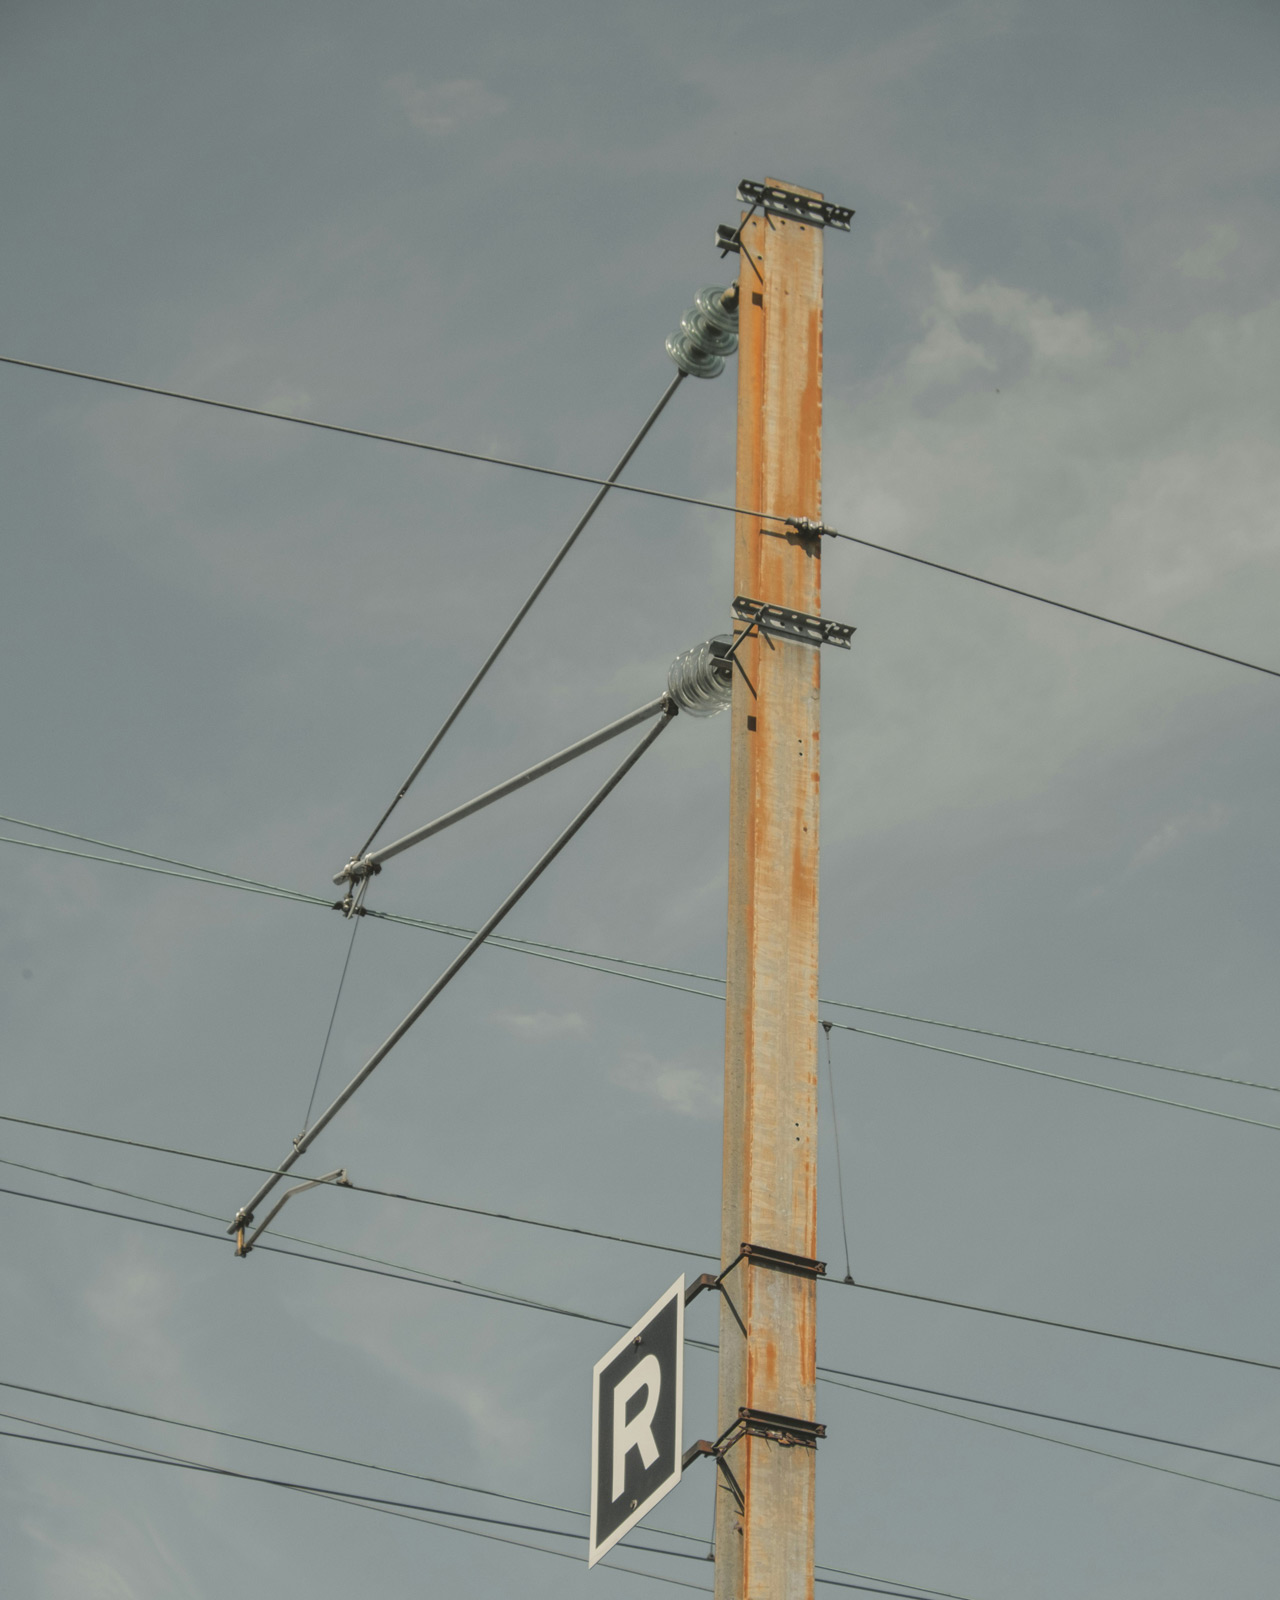
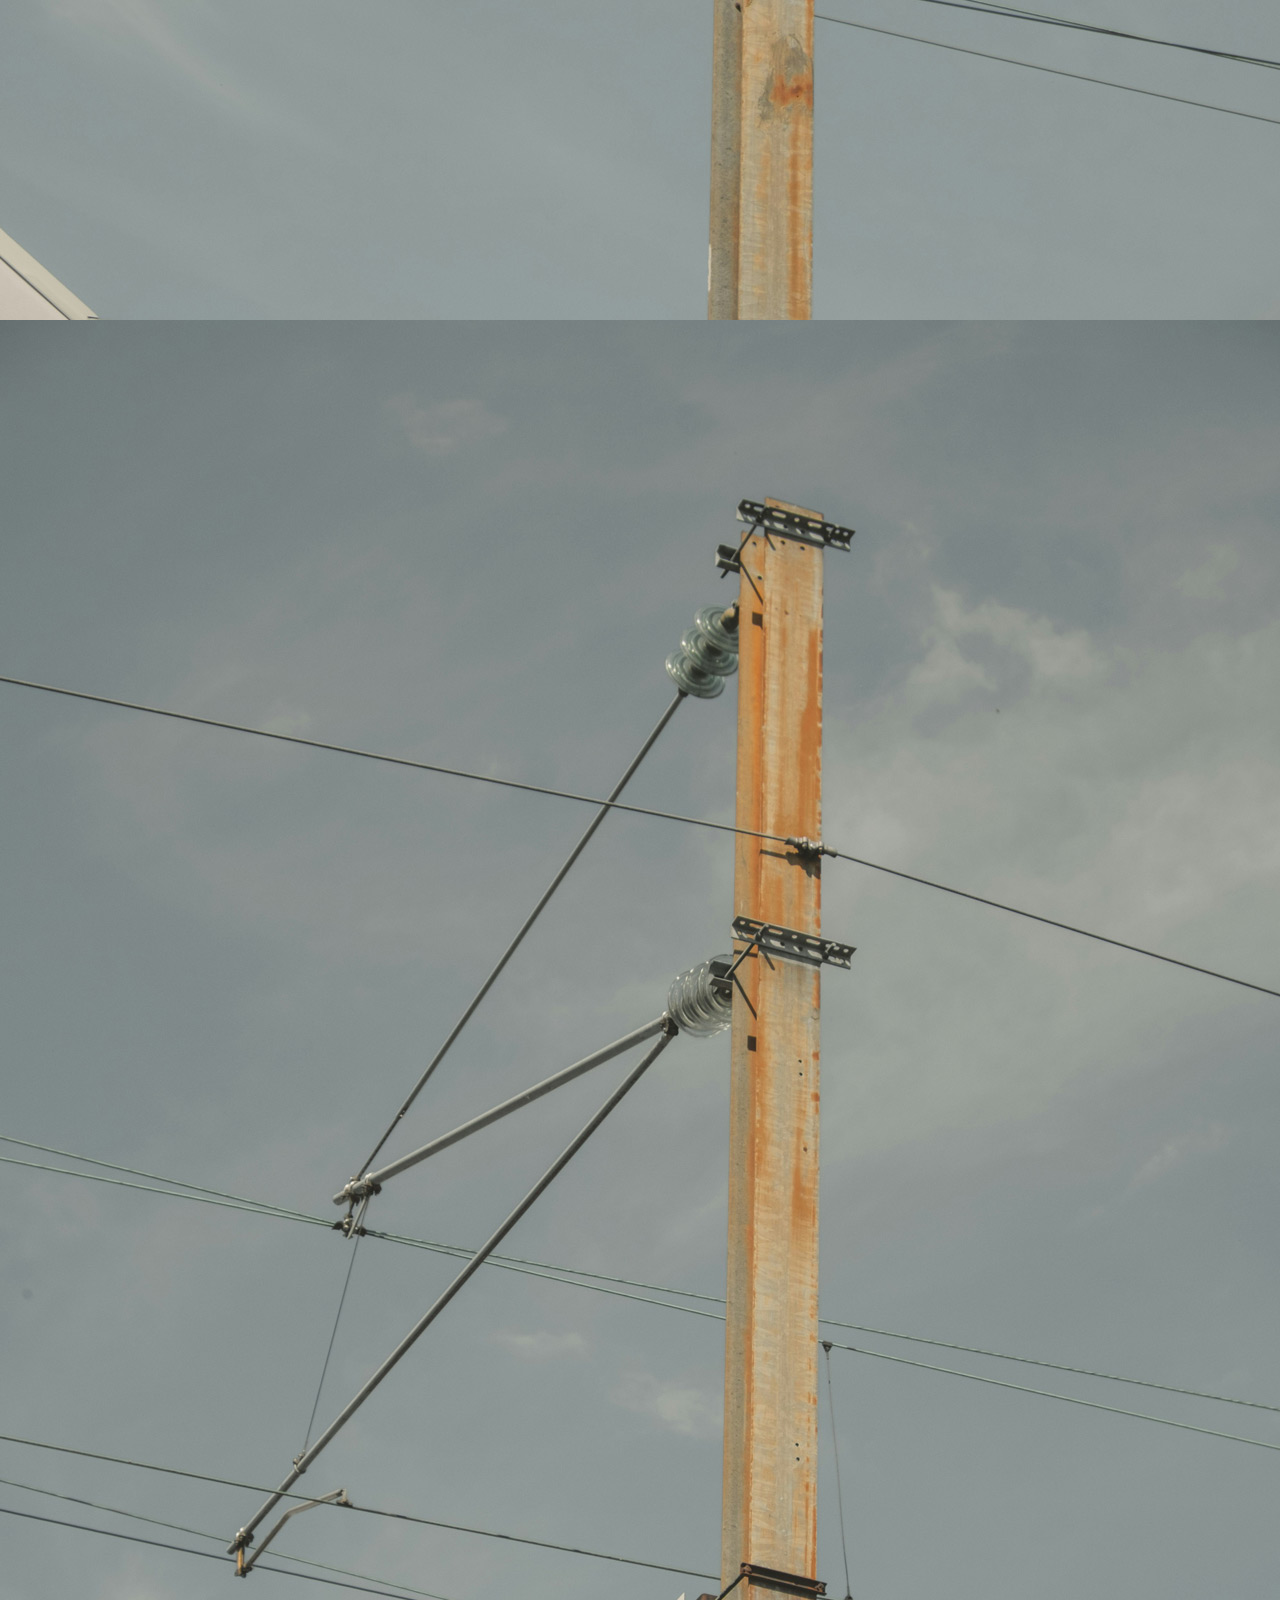
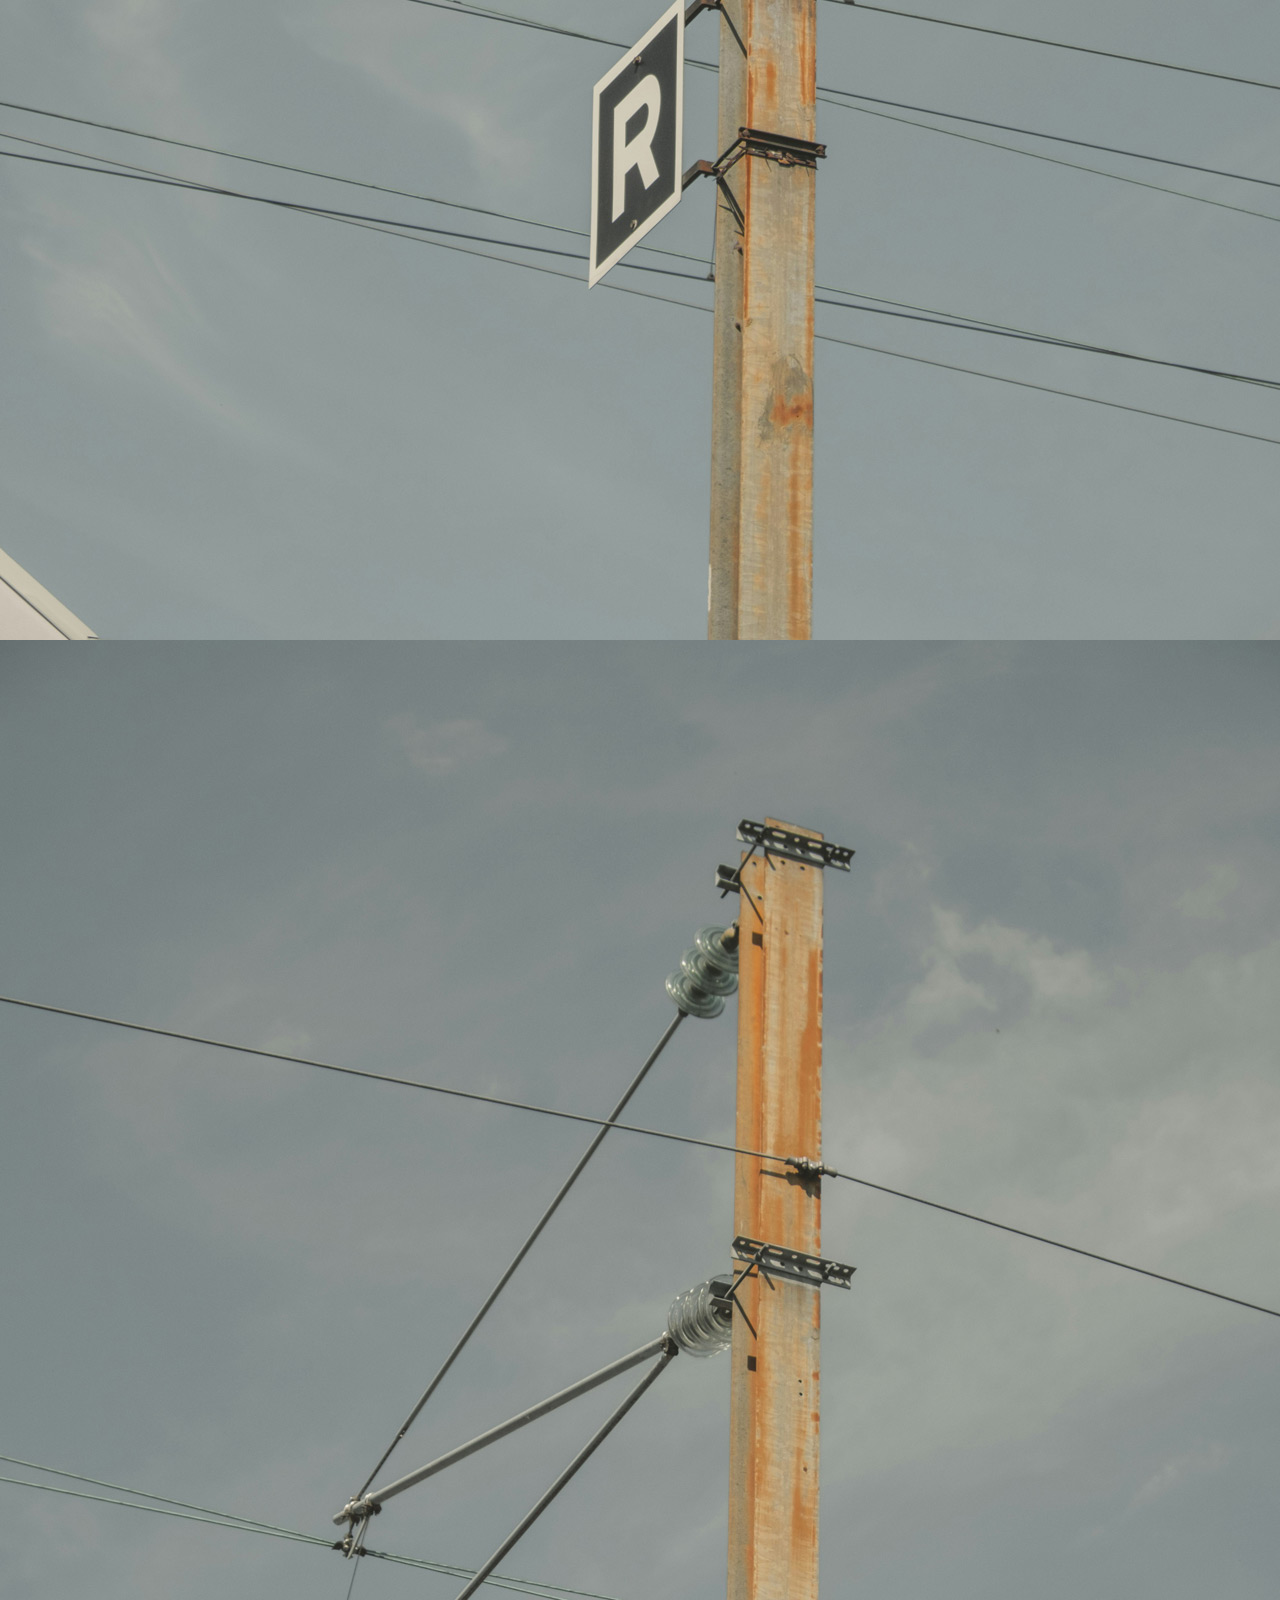
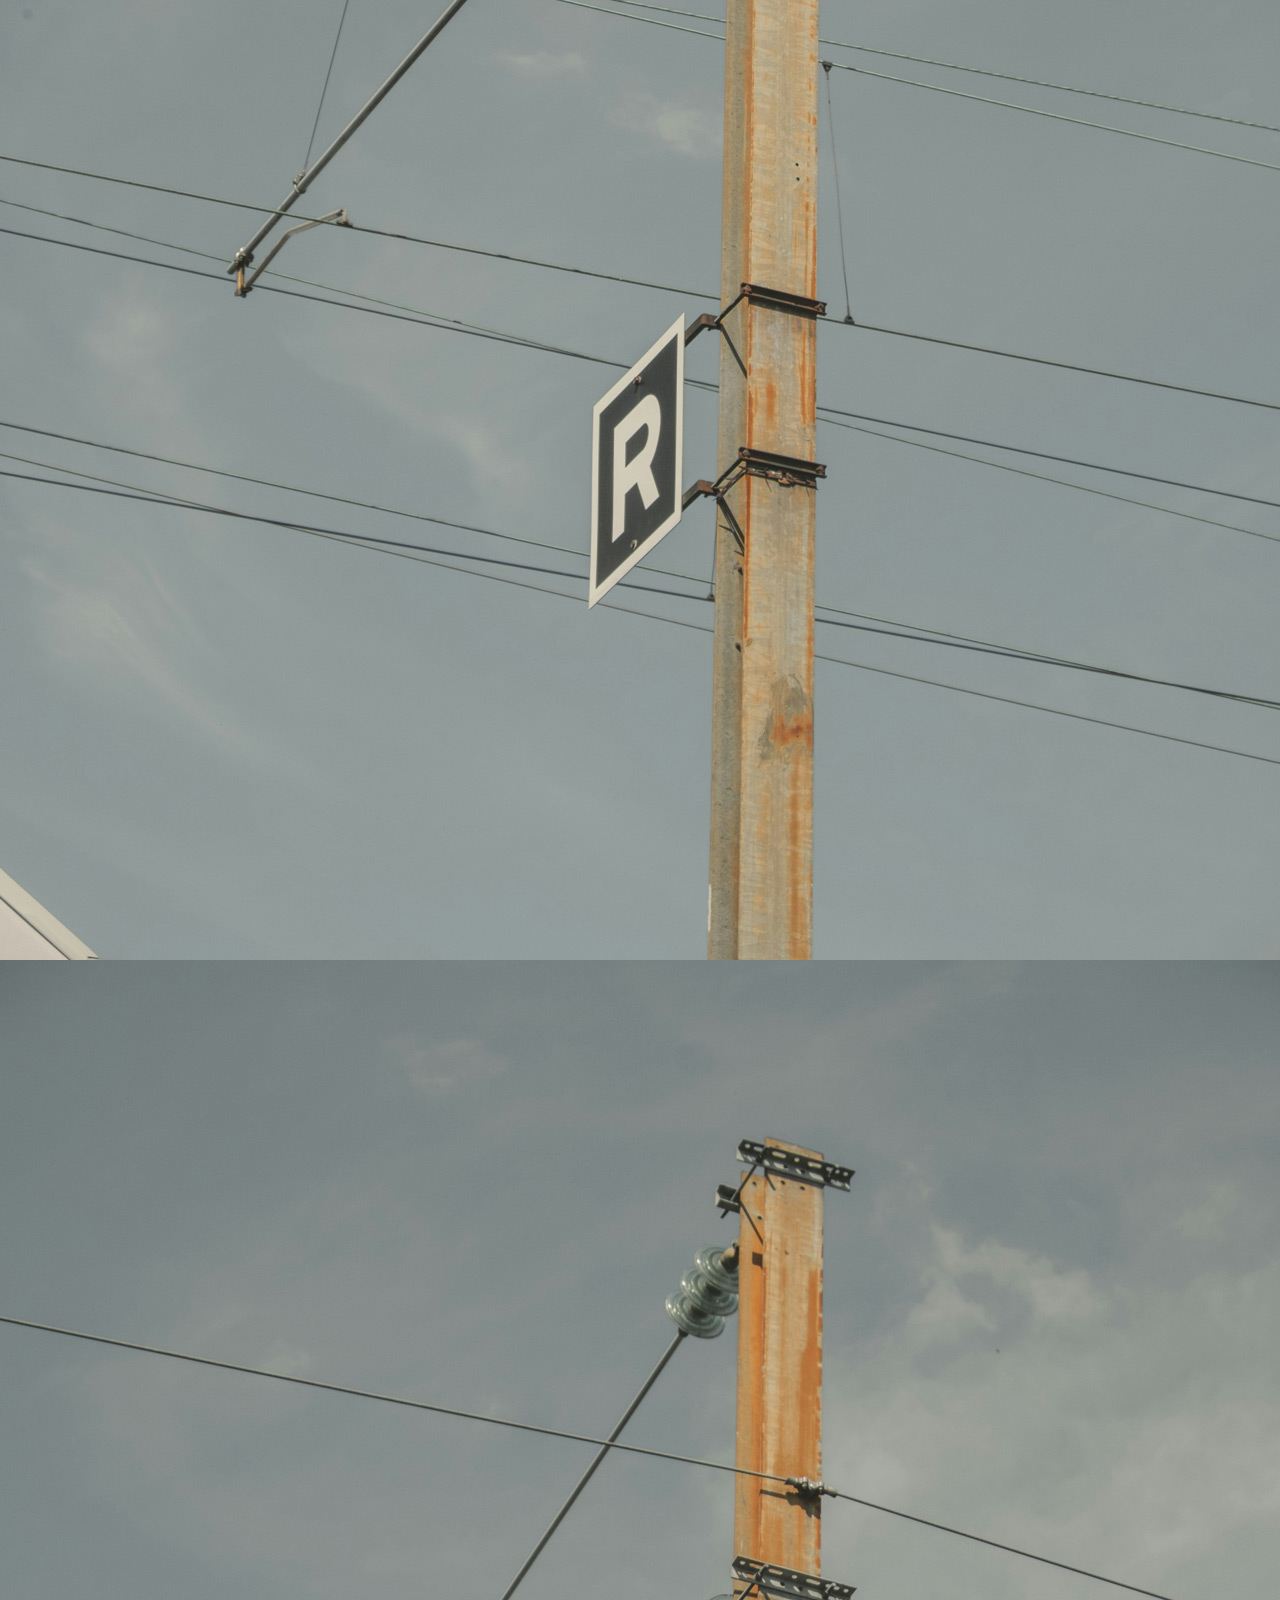
<file: Bilder!/Walk2.html>
<!doctype html>
<html lang="de">
  <head>
    <meta charset="UTF-8" />
    <meta name="viewport" content="width=device-width, initial-scale=1" />
    <title>Titel</title>
    <link href="Stylesheets/Factory.css" rel="stylesheet" />
  </head>
  <body>
  <p>the end</p>
  </body>
</html>
</file>
<file: Stylesheets/styles.css>
@charset "utf-8";

/* Author: K.Engel */

/* Reset & Patches */

* {
  /* Universalselektor: Wählt ALLE HTML-Elemente aus */
  margin: 0; /* Aussenabstände auf 0 setzen */
  padding: 0; /* Innenabstände auf 0 setzen */
  font-size: 100%; /* Schriftgröße = Voreinstellungen des jeweiligen Gerätes */
  font-weight: normal; /* Strichstärke normal */
}

/* Schriftformate */

h1 {
  font-size: 2.5em; /* 2.5em bedueted 250% */
  font-family: Helvetica, Arial, "sans-serif";
  color: #ccc;
}

/* Hauptelemente */

table {
  border-collapse: collapse;
  border: 2px solid rgb(19 140 140);
  font-family: sans-serif;
  font-size: 0.8rem;
  letter-spacing: 1px;
}

th,
td {
  border: 1px solid rgb(160 160 160);
  padding: 9px 180px;
}

td {
  text-align: center;
}

th[scope="col"]{
  background-color: #505050;
  color: white;
}

th[scope="row"]{
    background-color: #d6ecd4;
}
/* Nebenelemente */

/* Navigation */

/* Kleinkram */
</file>
<file: 101225_imgtag/Stylesheets/styles.css>
@charset "utf-8";

/* Author: K.Engel */



/* Reset & Patches */

* {
    margin: 0;
    padding: 0;
    font-size: 100%;
    font-weight: normal;
}

/* Schriftformate */

/* Hauptelemente */
body {
    background: url(../Medien/Febbles.jpg);
    background-size: cover;
    background-repeat: no-repeat;
    background-attachment: fixed;
}
.main {
    display: flex;
    width: auto;
    justify-content: space-between;
    align-items: center;
}
.scale {
    width: 100%;
    height: auto;
    display: block;
}

.Bilder {
    max-width: 1000px;
    height:auto;
    padding: 0em 2em 0em 2em;
    margin: auto 2em auto 2em;

    background-color: #160d22;
}

.L {
      border: 4px solid transparent;
    border-image: url(../Medien/grad.png) 5 ;
    padding: 1em;
    background-color: #160d22;
}

.R {
      border: 4px solid transparent;
    border-image: url(../Medien/grad2.png) 5 ;
    padding: 1em;
    background-color: #160d22;
}

p {
    color: white;
}

.FP {
    color: #7dd3c7;
}


.SRS {
    color: #d06060;
}

.BSM {
    color: #dca745;
}

.pad {
    padding-bottom: 1em;
}

/* Nebenelemente */

/* Navigation */

/* Kleinkram */
</file>
<file: 140126_Rezept/Stylesheets/styles.css>
@charset "utf-8";

/* Author: K.Engel */

/* Reset & Patches */

* {
	margin: 0;
	padding: 0;
	font-size: 100%;
	font-weight: normal;
}

/* Schriftformate */

p, h1, h2, h3, li{
	color: #b8c8e8;
}

h2, p, table, nav {
	font-family: "Ubuntu";
}

h1 {
	font-size: 500%;
	font-family: "Baumans", system-ui;
	font-weight: 400;
	font-style: normal;
}

h2 {
	font-size: 225%;
	margin-left: 0.5em;
	margin-top: 0.5em;
	margin-bottom: 0.2em;
}

.Baumans {
	font-family: "Baumans", system-ui;
}

/* Hauptelemente */

body {
	background-color: #1f2327;
}

.wrapper {
	max-width: 1500px;
	background-color: #451f1f;
	margin: 2em auto 5em auto;
}

header {
	background-color: #3b451f;
}

.nav {
	display: flex;
	justify-content: center;
	align-items: stretch;
	align-content: stretch;
	background-color: #304040;
	font-size: 125%;
}

.navitm {
	flex-grow: 1;

}

article {
	display: flex;
	padding: 2em;
}

.left {
	margin-right: 3em;
}

table {
	padding: 0.25em;
	margin-left: 1em;
	margin-right: 1em;
}

td {
	background-color: #cfceea;
	padding: 0.7em;
}

th {
	background-color: #9b9abb;
	padding: 0.7em;
}

img { /* temp */
	margin: 2em;
	height: 50%;
	align-self: center;
}

.infotable {
	display: flex;
}

.right {
	flex-grow: 1;
}

.image {
	display: flex;
	flex-direction: column;
}

footer {
	padding: 2em;
	background-color: #524a21;
}

/* Nebenelemente */

/* Navigation */

/* Kleinkram */

.half {
	size: 50%;
}

.flex{
	display: flex;
}

.dark {
	background-color: #88999d;
}

.column {
	flex-direction: column
}

.fend {
	align-self: flex-end;
}

.jcc {
	justify-content: center;
}
</file>
<file: 171225_HTMLGrundelemente/Stylesheets/styles.css>
@charset "utf-8";

/* Author: K.Engel */



/* Reset & Patches */

* {
    margin: 0;
    padding: 0;
    font-size: 100%;
    font-weight: normal;

}

/* Schriftformate */
h1, h2 {
    font-size: 2.5em;
    font-family: "Ubuntu" ,Helvetica, Arial, 'sans-serif';
    font-weight: 510;
    color: #ccc;
}

h2 {
    font-size: 2em;
}

p {
  font-family: "Atkinson Hyperlegible Mono", sans-serif;
  font-optical-sizing: auto;
  font-weight: 300;
  font-style: normal;
  font-size: medium;
}
/* Hauptelemente */

.wrapper {
    max-width: 1500px;
    background-color: red;
    margin: 2em auto 5em auto;
}

header {
    background-color: aqua;
}

footer {
    background-color: forestgreen;
}

article {
 background-color: yellow
}
/* Nebenelemente */

/* Navigation */

/* Kleinkram */
</file>
<file: Bilder!/Stylesheets/styles.css>
@charset "utf-8";

/* Author: K.Engel */



/* Reset & Patches */

* {
    margin: 0;
    padding: 0;
    font-size: 100%;
    font-weight: normal;
}

/* Schriftformate */

/* Hauptelemente */
body {
    background-image: url(../Medien/Patternsamelses.jpg);
    background-size: contain;
    background-attachment: fixed;
}

img {
    max-width: inherit;
}

.B {
    max-width: 80%;

}

.A {
    position: absolute;
    height: auto;
    top: 14vh;
}
a {
    font-size: 400%
}
/* Nebenelemente */

/* Navigation */

/* Kleinkram */
</file>
<file: Listen/Stylesheets/styles.css>
@charset "utf-8";

/* Author: K.Engel */



/* Reset & Patches */

* {
    margin: 0;
    padding: 0;
    font-size: 100%;
    font-weight: normal;
}

/* Schriftformate */

/* Hauptelemente */

/* Nebenelemente */

/* Navigation */

/* Kleinkram */
</file>
<file: Stylesheets/table.css>
@charset "utf-8";

/* Author: K.Engel */



/* Reset & Patches */

/* Schriftformate */
h1 {
    color: black;
}
/* Hauptelemente */
table {
    text-align: center;
    font-family: sans-serif;
    margin: 10px;

}

th, td {
    border: 1px dotted;
}

th {
    background-color: lightgray;
}

caption {
    color: gray;
    font-size: larger;
    font-weight: bold;
}

.tableContainer {
    border: 1px dotted;
    display: flex;
    justify-content: center;
    align-items: center;
    width: 18em;
}

.center, h1 {
    display: flex;
    justify-content: center;
    align-items: center;
}

/* Nebenelemente */

/* Navigation */

/* Kleinkram */
</file>
<file: Bilder!/Stylesheets/Factory.css>
@charset "utf-8";

/* Author: K.Engel */



/* Reset & Patches */

* {
    margin: 0;
    padding: 0;
    font-size: 100%;
    font-weight: normal;
}

/* Schriftformate */

/* Hauptelemente */
body {
    background-image: url(../Medien/industrial.jpg);
    background-size: cover;
}

p {
    color: white;
    position: absolute;
    height: auto;
    top: 12000vh;
}

img {
    max-width: 80%;
}
div {
    position: absolute;
    height: auto;
    top: 14vh;
}
a {
    font-size: 400%
}
/* Nebenelemente */

/* Navigation */

/* Kleinkram */
</file>
